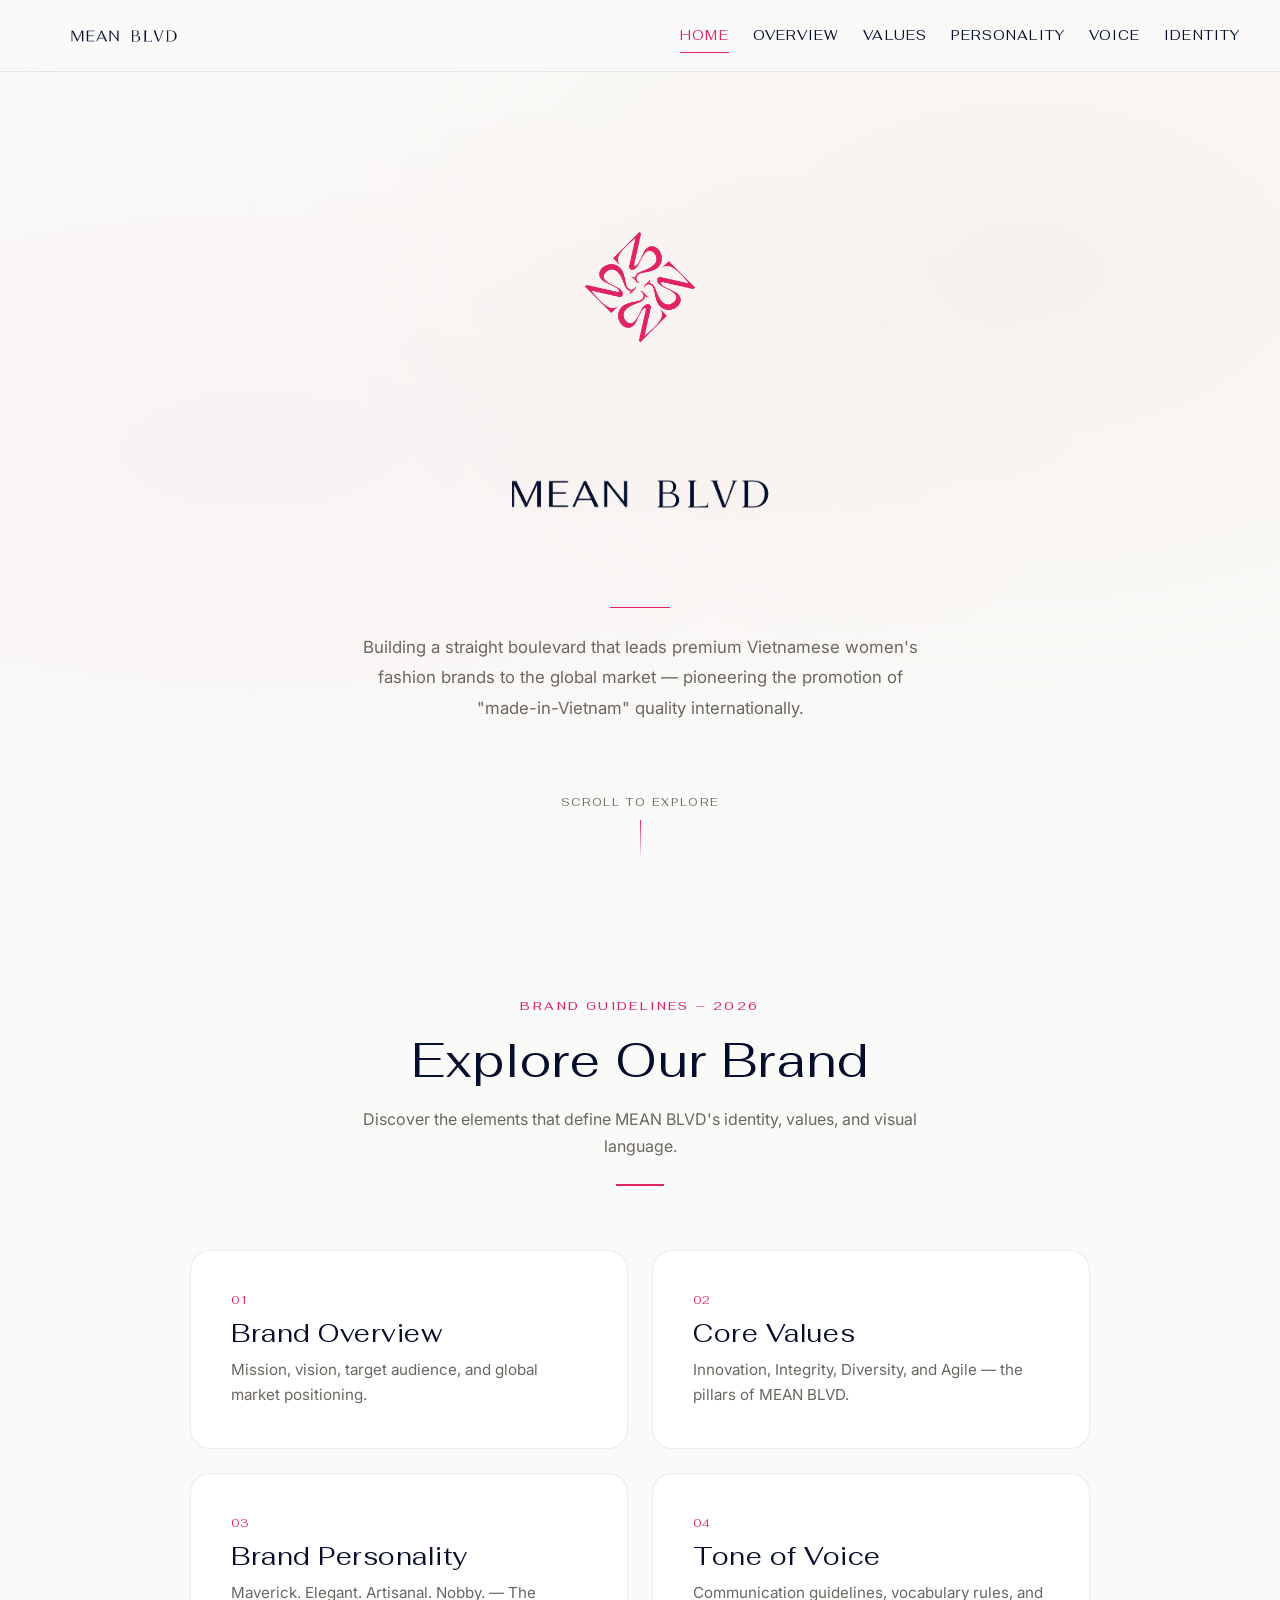
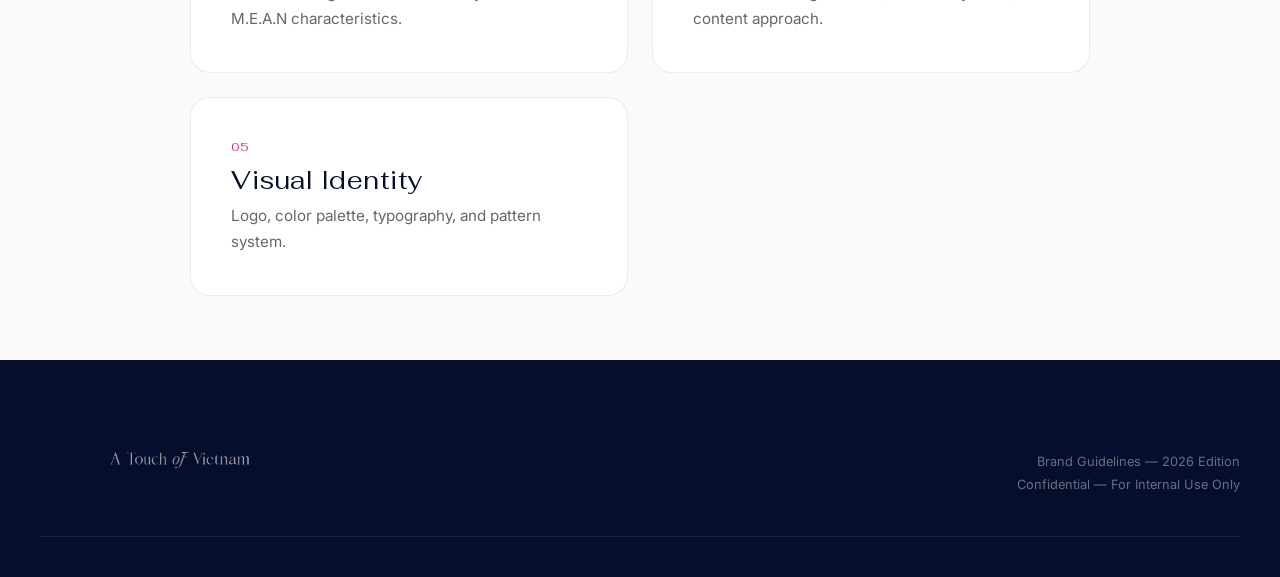
<file: index.html>
<!DOCTYPE html>
<html lang="en">
<head>
    <meta charset="UTF-8">
    <meta name="viewport" content="width=device-width, initial-scale=1.0">
    <title>MEAN BLVD — Brand Guidelines</title>
    <meta name="description" content="MEAN BLVD Brand Guidelines — Premium Vietnamese fashion platform. A Touch of Vietnam.">
    <link rel="preconnect" href="https://fonts.googleapis.com">
    <link rel="preconnect" href="https://fonts.gstatic.com" crossorigin>
    <link href="https://fonts.googleapis.com/css2?family=Fahkwang:ital,wght@0,200;0,300;0,400;0,500;0,600;0,700;1,200;1,300;1,400;1,500&family=Inter:wght@300;400;500;600;700&display=swap" rel="stylesheet">
    <link rel="stylesheet" href="style.css">
</head>
<body>

    <!-- Navigation -->
    <nav class="nav" id="mainNav">
        <a href="index.html" class="nav-logo">
            <img src="element/Logo Typo Blue.png" alt="MEAN BLVD">
        </a>
        <div class="nav-links">
            <a href="index.html" class="nav-link active">Home</a>
            <a href="overview.html" class="nav-link">Overview</a>
            <a href="values.html" class="nav-link">Values</a>
            <a href="personality.html" class="nav-link">Personality</a>
            <a href="voice.html" class="nav-link">Voice</a>
            <a href="identity.html" class="nav-link">Identity</a>
        </div>
        <button class="nav-menu-btn" id="menuBtn" aria-label="Toggle menu">
            <span></span><span></span><span></span>
        </button>
    </nav>

    <!-- Mobile Menu -->
    <div class="mobile-menu" id="mobileMenu">
        <a href="index.html" class="mobile-link active">Home</a>
        <a href="overview.html" class="mobile-link">Overview</a>
        <a href="values.html" class="mobile-link">Values</a>
        <a href="personality.html" class="mobile-link">Personality</a>
        <a href="voice.html" class="mobile-link">Voice</a>
        <a href="identity.html" class="mobile-link">Identity</a>
    </div>

    <!-- Hero Section -->
    <section class="hero" id="hero">
        <div class="hero-bg-pattern"></div>
        <img src="element/Symbol Pink.png" alt="MEAN BLVD Symbol" class="hero-symbol">
        <img src="element/Logo Typo Blue.png" alt="MEAN BLVD" class="hero-wordmark">
        <div class="hero-divider"></div>
        <p class="hero-description">
            Building a straight boulevard that leads premium Vietnamese women's fashion brands to the global market — pioneering the promotion of "made-in-Vietnam" quality internationally.
        </p>
        <div class="scroll-indicator">
            <span>Scroll to explore</span>
            <div class="scroll-line"></div>
        </div>
    </section>

    <!-- Quick Preview Section -->
    <section class="section" style="padding-bottom: var(--space-2xl);">
        <div class="section-header">
            <span class="section-number">Brand Guidelines — 2026</span>
            <h2 class="section-title">Explore Our Brand</h2>
            <p class="section-subtitle">Discover the elements that define MEAN BLVD's identity, values, and visual language.</p>
            <div class="section-line"></div>
        </div>

        <div class="content-grid" style="max-width: 900px;">
            <a href="overview.html" class="content-card reveal" style="text-decoration:none;">
                <div class="card-label">01</div>
                <h3>Brand Overview</h3>
                <p>Mission, vision, target audience, and global market positioning.</p>
            </a>
            <a href="values.html" class="content-card reveal" style="--delay:0.1s; text-decoration:none;">
                <div class="card-label">02</div>
                <h3>Core Values</h3>
                <p>Innovation, Integrity, Diversity, and Agile — the pillars of MEAN BLVD.</p>
            </a>
            <a href="personality.html" class="content-card reveal" style="--delay:0.2s; text-decoration:none;">
                <div class="card-label">03</div>
                <h3>Brand Personality</h3>
                <p>Maverick. Elegant. Artisanal. Nobby. — The M.E.A.N characteristics.</p>
            </a>
            <a href="voice.html" class="content-card reveal" style="--delay:0.3s; text-decoration:none;">
                <div class="card-label">04</div>
                <h3>Tone of Voice</h3>
                <p>Communication guidelines, vocabulary rules, and content approach.</p>
            </a>
            <a href="identity.html" class="content-card reveal" style="--delay:0.4s; text-decoration:none;">
                <div class="card-label">05</div>
                <h3>Visual Identity</h3>
                <p>Logo, color palette, typography, and pattern system.</p>
            </a>
        </div>
    </section>

    <!-- Footer -->
    <footer class="footer">
        <div class="footer-content">
            <div class="footer-brand">
                <img src="element/Tagline Off-White.png" alt="A Touch of Vietnam" class="footer-tagline-img">
            </div>
            <div class="footer-meta">
                <p>Brand Guidelines — 2026 Edition</p>
                <p>Confidential — For Internal Use Only</p>
            </div>
        </div>
        <div class="footer-line"></div>
    </footer>

    <script src="script.js"></script>
</body>
</html>
</file>
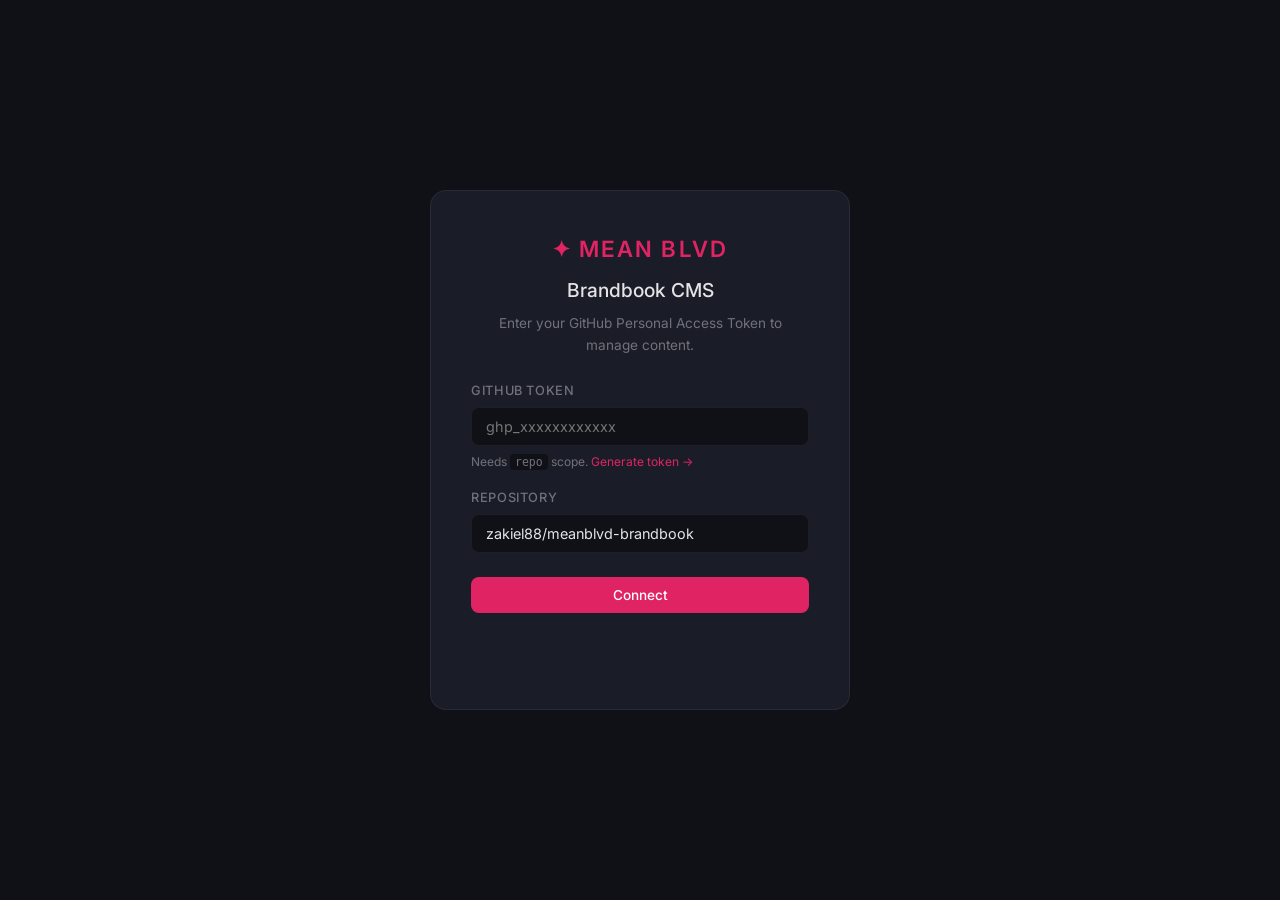
<file: admin.html>
<!DOCTYPE html>
<html lang="en">
<head>
    <meta charset="UTF-8">
    <meta name="viewport" content="width=device-width, initial-scale=1.0">
    <title>Admin — MEAN BLVD Brandbook</title>
    <link rel="preconnect" href="https://fonts.googleapis.com">
    <link rel="preconnect" href="https://fonts.gstatic.com" crossorigin>
    <link href="https://fonts.googleapis.com/css2?family=Inter:wght@300;400;500;600;700&display=swap" rel="stylesheet">
    <link rel="stylesheet" href="admin.css">
</head>
<body>

    <!-- Auth Overlay -->
    <div class="auth-overlay" id="authOverlay">
        <div class="auth-card">
            <div class="auth-logo">✦ MEAN BLVD</div>
            <h2>Brandbook CMS</h2>
            <p>Enter your GitHub Personal Access Token to manage content.</p>
            <div class="auth-field">
                <label for="ghToken">GitHub Token</label>
                <input type="password" id="ghToken" placeholder="ghp_xxxxxxxxxxxx">
                <small>Needs <code>repo</code> scope. <a href="https://github.com/settings/tokens/new?scopes=repo&description=MEAN+BLVD+Brandbook+CMS" target="_blank">Generate token →</a></small>
            </div>
            <div class="auth-field">
                <label for="ghRepo">Repository</label>
                <input type="text" id="ghRepo" value="zakiel88/meanblvd-brandbook" placeholder="owner/repo">
            </div>
            <button class="btn btn-primary" id="authBtn">Connect</button>
            <p class="auth-error" id="authError"></p>
        </div>
    </div>

    <!-- Main Admin -->
    <div class="admin" id="adminPanel" style="display:none;">
        <!-- Sidebar -->
        <aside class="sidebar">
            <div class="sidebar-header">
                <span class="sidebar-logo">✦ CMS</span>
                <button class="btn-icon" id="logoutBtn" title="Logout">⏻</button>
            </div>
            <nav class="sidebar-nav">
                <button class="sidebar-link active" data-page="home">Home</button>
                <button class="sidebar-link" data-page="overview">Overview</button>
                <button class="sidebar-link" data-page="values">Values</button>
                <button class="sidebar-link" data-page="personality">Personality</button>
                <button class="sidebar-link" data-page="voice">Voice</button>
                <button class="sidebar-link" data-page="identity">Identity</button>
                <hr>
                <button class="sidebar-link" data-page="site">Site Settings</button>
            </nav>
            <div class="sidebar-footer">
                <button class="btn btn-primary btn-save" id="saveBtn">
                    <span class="save-icon">💾</span> Save & Deploy
                </button>
                <p class="save-status" id="saveStatus"></p>
            </div>
        </aside>

        <!-- Content Area -->
        <main class="main">
            <header class="main-header">
                <h1 id="pageTitle">Home</h1>
                <a href="index.html" target="_blank" class="btn btn-outline">Preview Site →</a>
            </header>

            <div class="main-content" id="mainContent">
                <!-- Dynamically filled by admin.js -->
            </div>
        </main>
    </div>

    <script src="admin.js"></script>
</body>
</html>
</file>
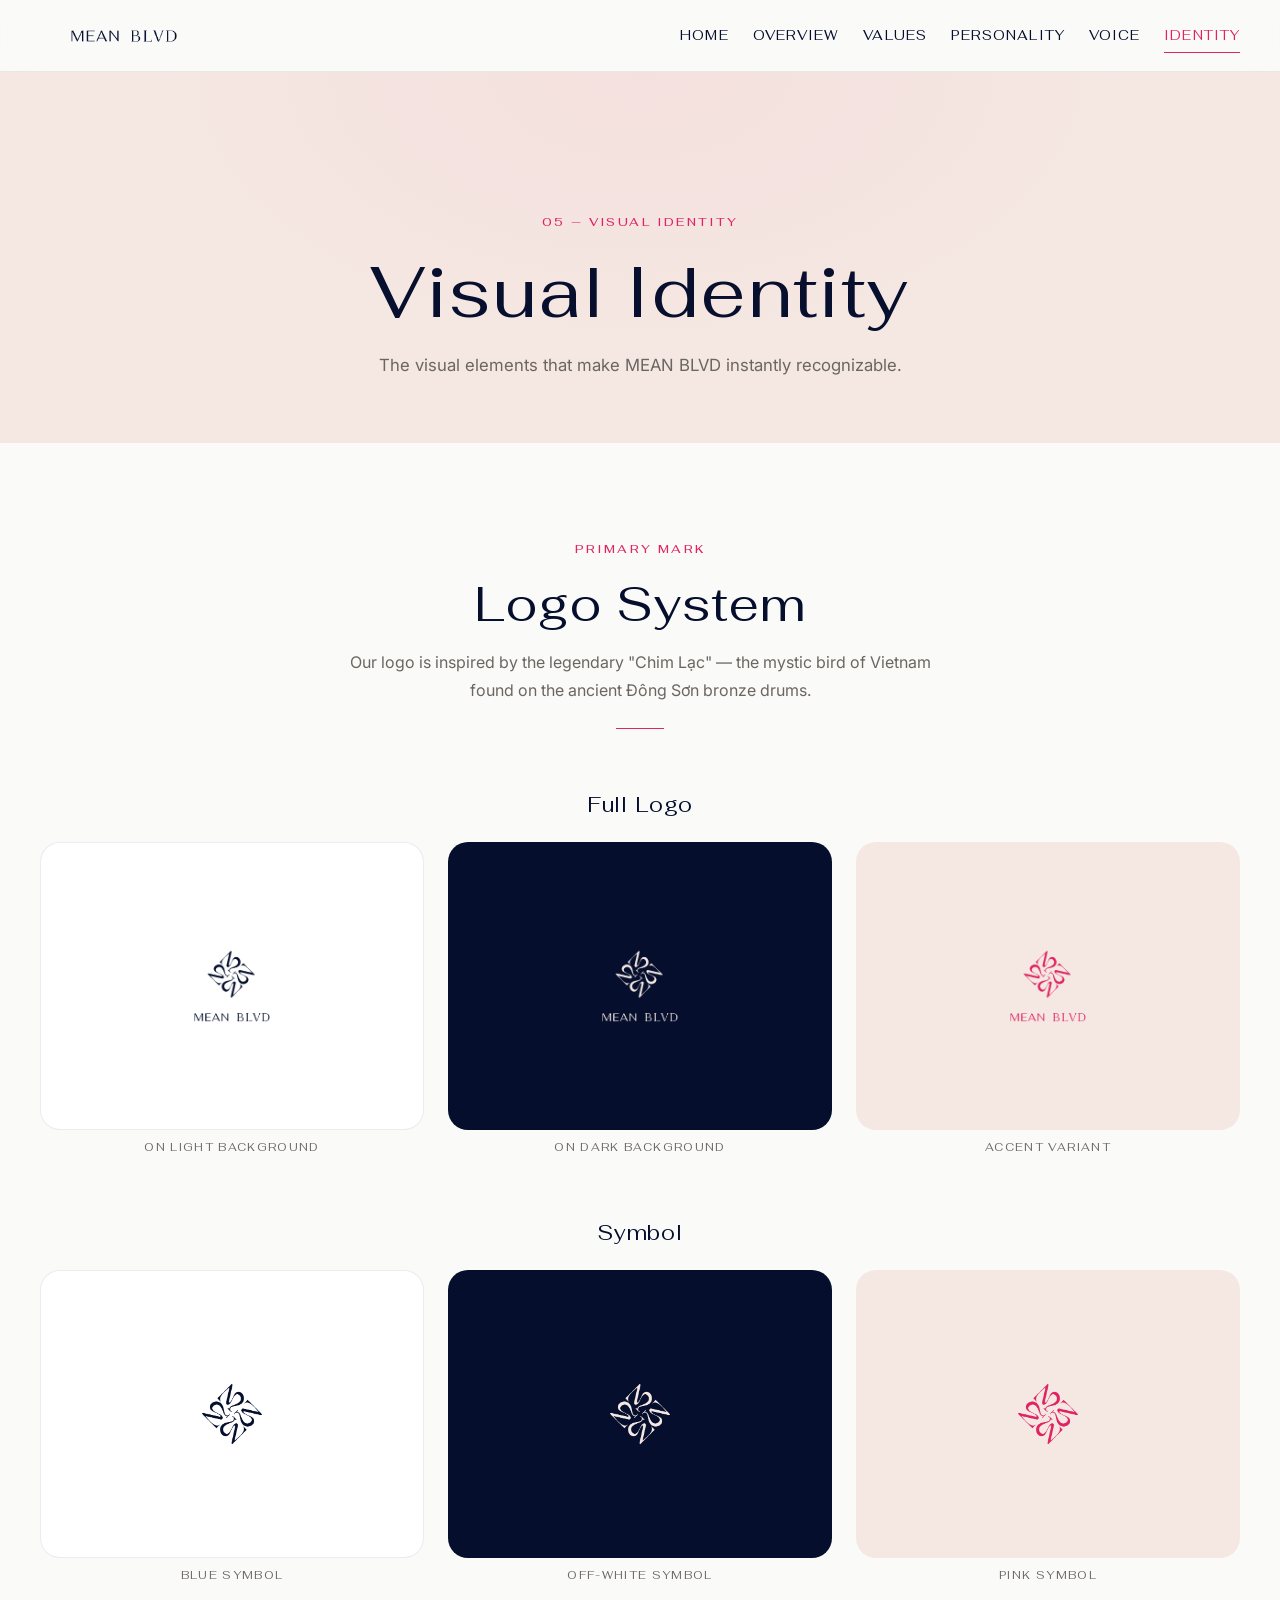
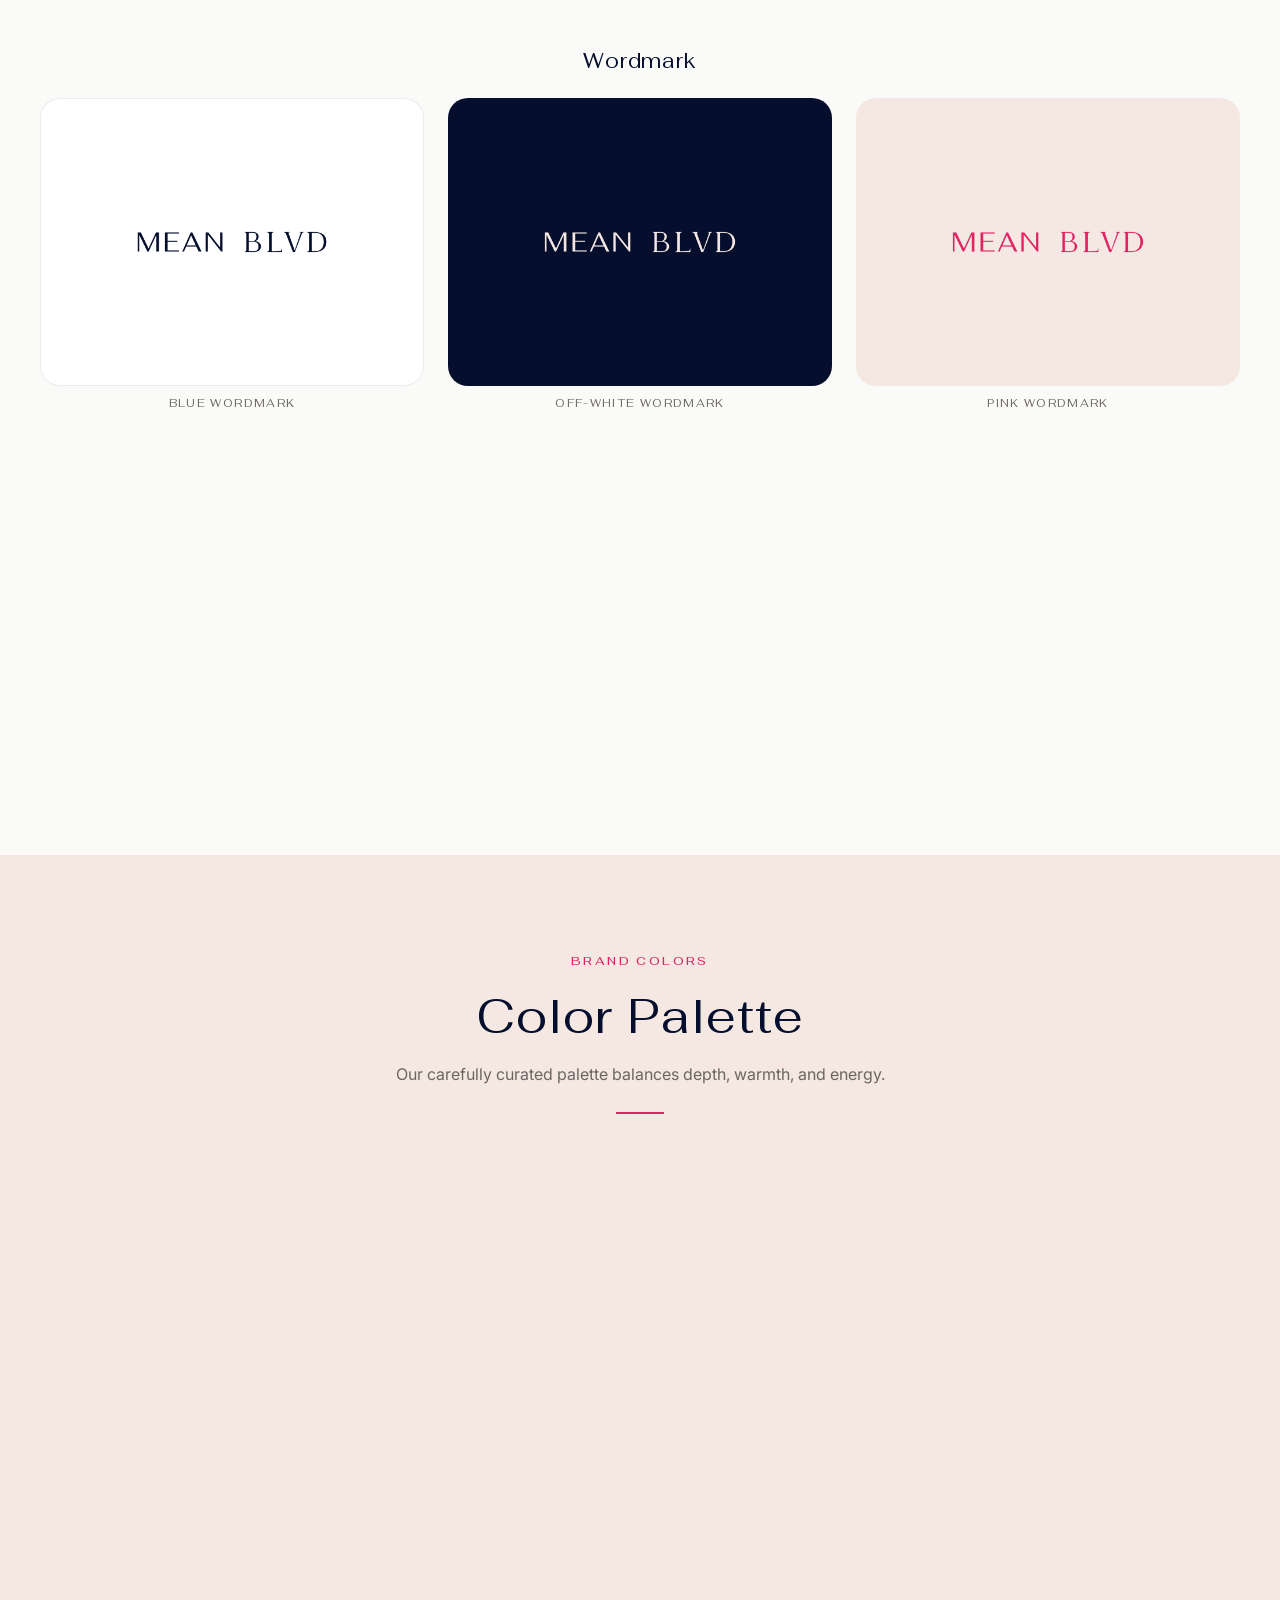
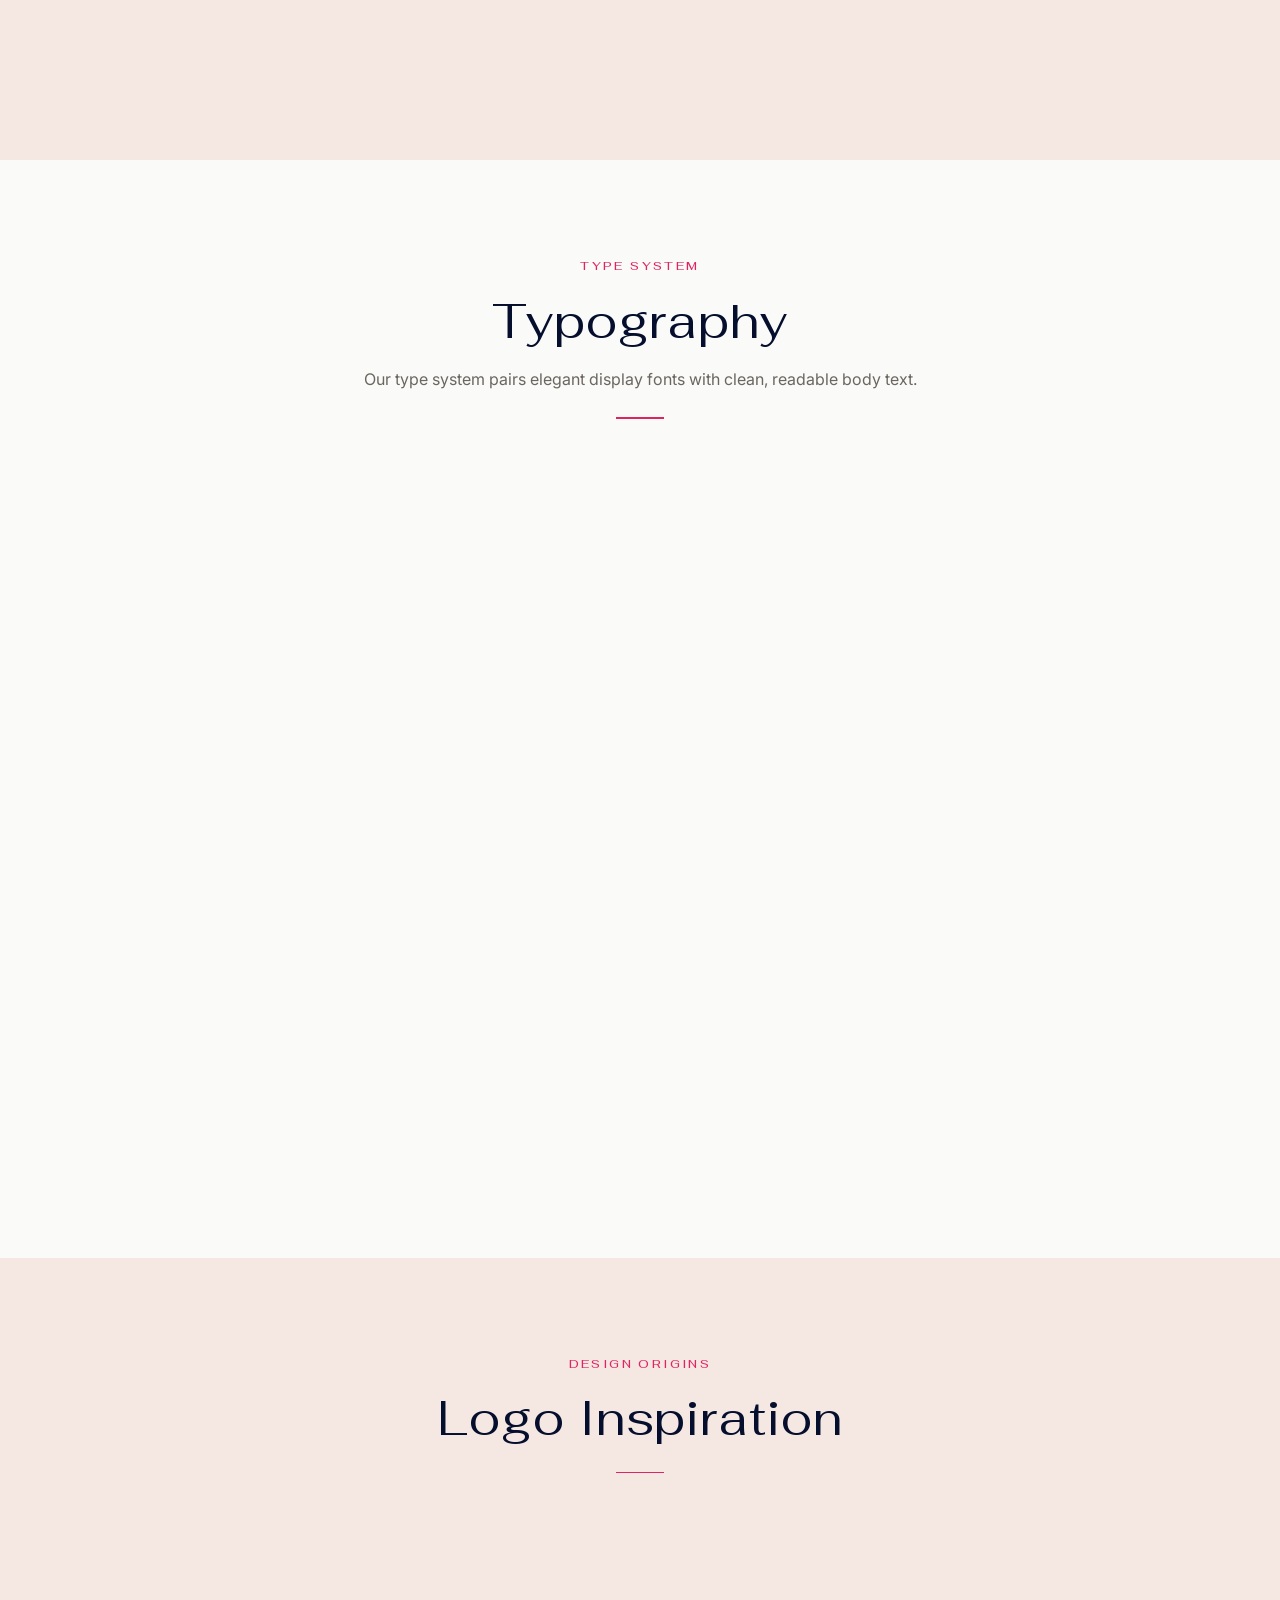
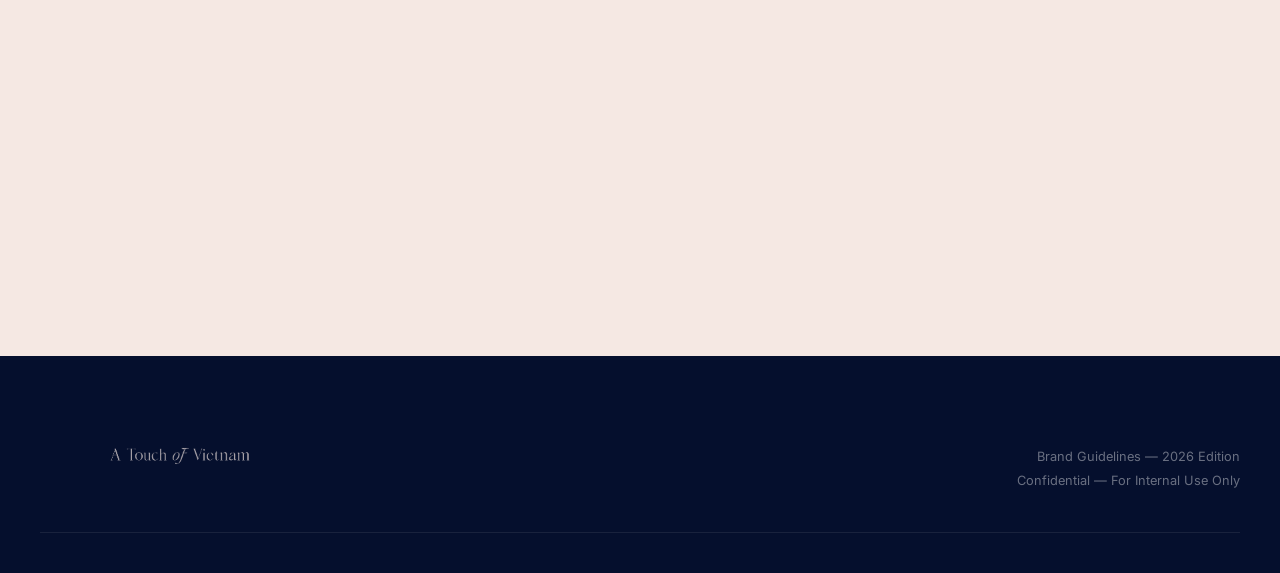
<file: identity.html>
<!DOCTYPE html>
<html lang="en">
<head>
    <meta charset="UTF-8">
    <meta name="viewport" content="width=device-width, initial-scale=1.0">
    <title>Visual Identity — MEAN BLVD</title>
    <meta name="description" content="MEAN BLVD Visual Identity — Logo, Color Palette, Typography, and Pattern System.">
    <link rel="preconnect" href="https://fonts.googleapis.com">
    <link rel="preconnect" href="https://fonts.gstatic.com" crossorigin>
    <link href="https://fonts.googleapis.com/css2?family=Fahkwang:ital,wght@0,200;0,300;0,400;0,500;0,600;0,700;1,200;1,300;1,400;1,500&family=Inter:wght@300;400;500;600;700&display=swap" rel="stylesheet">
    <link rel="stylesheet" href="style.css">
</head>
<body class="page">

    <!-- Navigation -->
    <nav class="nav" id="mainNav">
        <a href="index.html" class="nav-logo"><img src="element/Logo Typo Blue.png" alt="MEAN BLVD"></a>
        <div class="nav-links">
            <a href="index.html" class="nav-link">Home</a>
            <a href="overview.html" class="nav-link">Overview</a>
            <a href="values.html" class="nav-link">Values</a>
            <a href="personality.html" class="nav-link">Personality</a>
            <a href="voice.html" class="nav-link">Voice</a>
            <a href="identity.html" class="nav-link active">Identity</a>
        </div>
        <button class="nav-menu-btn" id="menuBtn" aria-label="Toggle menu"><span></span><span></span><span></span></button>
    </nav>
    <div class="mobile-menu" id="mobileMenu">
        <a href="index.html" class="mobile-link">Home</a>
        <a href="overview.html" class="mobile-link">Overview</a>
        <a href="values.html" class="mobile-link">Values</a>
        <a href="personality.html" class="mobile-link">Personality</a>
        <a href="voice.html" class="mobile-link">Voice</a>
        <a href="identity.html" class="mobile-link active">Identity</a>
    </div>

    <!-- Page Hero -->
    <div class="page-hero">
        <span class="section-number">05 — Visual Identity</span>
        <h1>Visual Identity</h1>
        <p>The visual elements that make MEAN BLVD instantly recognizable.</p>
    </div>

    <!-- Logo Showcase -->
    <section class="section">
        <div class="section-header">
            <span class="section-number">Primary Mark</span>
            <h2 class="section-title">Logo System</h2>
            <p class="section-subtitle">Our logo is inspired by the legendary "Chim Lạc" — the mystic bird of Vietnam found on the ancient Đông Sơn bronze drums.</p>
            <div class="section-line"></div>
        </div>

        <div class="identity-content">
            <!-- Full Logos -->
            <h3 class="sub-heading text-center reveal" style="margin-bottom: var(--space-lg);">Full Logo</h3>
            <div class="logo-showcase reveal">
                <div>
                    <div class="logo-display logo-display--light">
                        <img src="element/Logo Full Blue.png" alt="MEAN BLVD Full Logo — Blue">
                    </div>
                    <p class="logo-display-label">On Light Background</p>
                </div>
                <div>
                    <div class="logo-display logo-display--dark">
                        <img src="element/Logo Full Off-white.png" alt="MEAN BLVD Full Logo — Off-white">
                    </div>
                    <p class="logo-display-label">On Dark Background</p>
                </div>
                <div>
                    <div class="logo-display logo-display--warm">
                        <img src="element/Logo Full Pink.png" alt="MEAN BLVD Full Logo — Pink">
                    </div>
                    <p class="logo-display-label">Accent Variant</p>
                </div>
            </div>

            <!-- Symbol Only -->
            <h3 class="sub-heading text-center reveal" style="margin: var(--space-2xl) 0 var(--space-lg);">Symbol</h3>
            <div class="logo-showcase reveal">
                <div>
                    <div class="logo-display logo-display--light">
                        <img src="element/Symbol Blue.png" alt="MEAN BLVD Symbol — Blue">
                    </div>
                    <p class="logo-display-label">Blue Symbol</p>
                </div>
                <div>
                    <div class="logo-display logo-display--dark">
                        <img src="element/Symbol Off-White.png" alt="MEAN BLVD Symbol — Off-white">
                    </div>
                    <p class="logo-display-label">Off-white Symbol</p>
                </div>
                <div>
                    <div class="logo-display logo-display--warm">
                        <img src="element/Symbol Pink.png" alt="MEAN BLVD Symbol — Pink">
                    </div>
                    <p class="logo-display-label">Pink Symbol</p>
                </div>
            </div>

            <!-- Wordmark -->
            <h3 class="sub-heading text-center reveal" style="margin: var(--space-2xl) 0 var(--space-lg);">Wordmark</h3>
            <div class="logo-showcase reveal">
                <div>
                    <div class="logo-display logo-display--light">
                        <img src="element/Logo Typo Blue.png" alt="MEAN BLVD Wordmark — Blue">
                    </div>
                    <p class="logo-display-label">Blue Wordmark</p>
                </div>
                <div>
                    <div class="logo-display logo-display--dark">
                        <img src="element/Logo Typo Off-White.png" alt="MEAN BLVD Wordmark — Off-white">
                    </div>
                    <p class="logo-display-label">Off-white Wordmark</p>
                </div>
                <div>
                    <div class="logo-display logo-display--warm">
                        <img src="element/Logo Typo Pink.png" alt="MEAN BLVD Wordmark — Pink">
                    </div>
                    <p class="logo-display-label">Pink Wordmark</p>
                </div>
            </div>

            <!-- Tagline Versions -->
            <h3 class="sub-heading text-center reveal" style="margin: var(--space-2xl) 0 var(--space-lg);">Tagline</h3>
            <div class="logo-showcase reveal">
                <div>
                    <div class="logo-display logo-display--light" style="aspect-ratio: 16/5;">
                        <img src="element/Tagline Blue.png" alt="Tagline — Blue" style="max-height: 60px;">
                    </div>
                    <p class="logo-display-label">Blue Tagline</p>
                </div>
                <div>
                    <div class="logo-display logo-display--dark" style="aspect-ratio: 16/5;">
                        <img src="element/Tagline Off-White.png" alt="Tagline — Off-white" style="max-height: 60px;">
                    </div>
                    <p class="logo-display-label">Off-white Tagline</p>
                </div>
                <div>
                    <div class="logo-display logo-display--pink" style="aspect-ratio: 16/5;">
                        <img src="element/Tagline Off-White.png" alt="Tagline — On Pink" style="max-height: 60px;">
                    </div>
                    <p class="logo-display-label">On Pink Background</p>
                </div>
            </div>
        </div>
    </section>

    <!-- Color Palette -->
    <section class="section section--warm">
        <div class="section-header">
            <span class="section-number">Brand Colors</span>
            <h2 class="section-title">Color Palette</h2>
            <p class="section-subtitle">Our carefully curated palette balances depth, warmth, and energy.</p>
            <div class="section-line"></div>
        </div>

        <div class="color-grid reveal">
            <div class="color-swatch">
                <div class="color-swatch__preview" style="background: #050f2d;"></div>
                <div class="color-swatch__info">
                    <div class="color-swatch__name">MEAN Deep Blue</div>
                    <div class="color-swatch__hex">#050f2d</div>
                </div>
            </div>
            <div class="color-swatch">
                <div class="color-swatch__preview" style="background: #e02463;"></div>
                <div class="color-swatch__info">
                    <div class="color-swatch__name">MEAN Pink</div>
                    <div class="color-swatch__hex">#e02463</div>
                </div>
            </div>
            <div class="color-swatch">
                <div class="color-swatch__preview" style="background: #f5e8e3;"></div>
                <div class="color-swatch__info">
                    <div class="color-swatch__name">MEAN Rose Powder</div>
                    <div class="color-swatch__hex">#f5e8e3</div>
                </div>
            </div>
            <div class="color-swatch">
                <div class="color-swatch__preview" style="background: #ffffff; border-bottom: 1px solid rgba(5,15,45,0.08);"></div>
                <div class="color-swatch__info">
                    <div class="color-swatch__name">White</div>
                    <div class="color-swatch__hex">#ffffff</div>
                </div>
            </div>
        </div>

        <!-- Color Usage -->
        <div class="content-grid reveal" style="margin-top: var(--space-2xl);">
            <div class="content-card">
                <h3 style="color: #050f2d;">Deep Blue</h3>
                <p>Primary text color, headings, footer backgrounds. The foundation of our visual hierarchy.</p>
            </div>
            <div class="content-card">
                <h3 style="color: #e02463;">MEAN Pink</h3>
                <p>Accent color for CTAs, highlights, and key UI elements. <strong>Use sparingly</strong> to maintain impact.</p>
            </div>
            <div class="content-card">
                <h3>Rose Powder</h3>
                <p>Warm section backgrounds, card surfaces, and subtle differentiators. Creates depth without heaviness.</p>
            </div>
        </div>
    </section>

    <!-- Typography -->
    <section class="section">
        <div class="section-header">
            <span class="section-number">Type System</span>
            <h2 class="section-title">Typography</h2>
            <p class="section-subtitle">Our type system pairs elegant display fonts with clean, readable body text.</p>
            <div class="section-line"></div>
        </div>

        <div class="type-specimens reveal">
            <div class="type-specimen">
                <div class="type-specimen__label">Display Font — Fahkwang</div>
                <div class="type-specimen__sample type-specimen__sample--display">
                    MEAN BLVD — A Touch of Vietnam
                </div>
                <div class="type-specimen__meta">
                    Fahkwang Light / Regular / Medium — Used for headings, navigation, hero text, and brand statements.
                </div>
            </div>

            <div class="type-specimen">
                <div class="type-specimen__label">Body Font — Inter</div>
                <div class="type-specimen__sample type-specimen__sample--body">
                    Building a straight boulevard that leads premium Vietnamese women's fashion brands to the global market.
                </div>
                <div class="type-specimen__meta">
                    Inter Regular / Medium — Used for body text, descriptions, and secondary content.
                </div>
            </div>

            <div class="type-specimen">
                <div class="type-specimen__label">Brand Font — Realife Moment (Custom)</div>
                <div class="type-specimen__sample" style="font-style: italic; letter-spacing: 0.03em;">
                    A Touch of Vietnam — MEAN BLVD
                </div>
                <div class="type-specimen__meta">
                    Used in the official logo and tagline lockup. Not for general text use — reserved for brand mark applications only.
                </div>
            </div>
        </div>
    </section>

    <!-- Logo Inspiration -->
    <section class="section section--warm">
        <div class="section-header">
            <span class="section-number">Design Origins</span>
            <h2 class="section-title">Logo Inspiration</h2>
            <div class="section-line"></div>
        </div>

        <div class="identity-info reveal" style="text-align: center;">
            <p>Our logo draws from the legendary <strong>Chim Lạc</strong> — the mystic bird of Vietnam — found on the ancient <strong>Đông Sơn bronze drums</strong>. These artifacts represent thousands of years of Vietnamese civilization and artistry.</p>

            <div class="identity-detail" style="margin-top: var(--space-xl); text-align: left;">
                <h4>Symbolism</h4>
                <p>The geometric symbol represents the letters M-E-A-N interwoven in a balanced diamond form. It symbolizes a "boulevard" path opening from Vietnam to the four directions of the world — reflecting both craftsmanship and cultural identity through modern interpretation of ancient motifs.</p>
            </div>

            <div class="identity-elements" style="justify-content: center; margin-top: var(--space-lg);">
                <div class="element-tag">
                    <svg viewBox="0 0 24 24" fill="none" width="18" height="18"><path d="M12 2C6 12 6 18 12 22C18 18 18 12 12 2Z" stroke="currentColor" stroke-width="1.5"/></svg>
                    Chim Lạc
                </div>
                <div class="element-tag">
                    <svg viewBox="0 0 24 24" fill="none" width="18" height="18"><path d="M12 2L22 12L12 22L2 12L12 2Z" stroke="currentColor" stroke-width="1.5"/></svg>
                    Diamond Patterns
                </div>
                <div class="element-tag">
                    <svg viewBox="0 0 24 24" fill="none" width="18" height="18"><circle cx="12" cy="12" r="10" stroke="currentColor" stroke-width="1.5"/><path d="M12 2V22M2 12H22" stroke="currentColor" stroke-width="1.5"/></svg>
                    Đông Sơn Drums
                </div>
                <div class="element-tag">
                    <svg viewBox="0 0 24 24" fill="none" width="18" height="18"><path d="M4 12H20M8 8L4 12L8 16M16 8L20 12L16 16" stroke="currentColor" stroke-width="1.5"/></svg>
                    Four Directions
                </div>
            </div>
        </div>
    </section>

    <!-- Footer -->
    <footer class="footer">
        <div class="footer-content">
            <div class="footer-brand">
                <img src="element/Tagline Off-White.png" alt="A Touch of Vietnam" class="footer-tagline-img">
            </div>
            <div class="footer-meta">
                <p>Brand Guidelines — 2026 Edition</p>
                <p>Confidential — For Internal Use Only</p>
            </div>
        </div>
        <div class="footer-line"></div>
    </footer>

    <script src="script.js"></script>
</body>
</html>
</file>
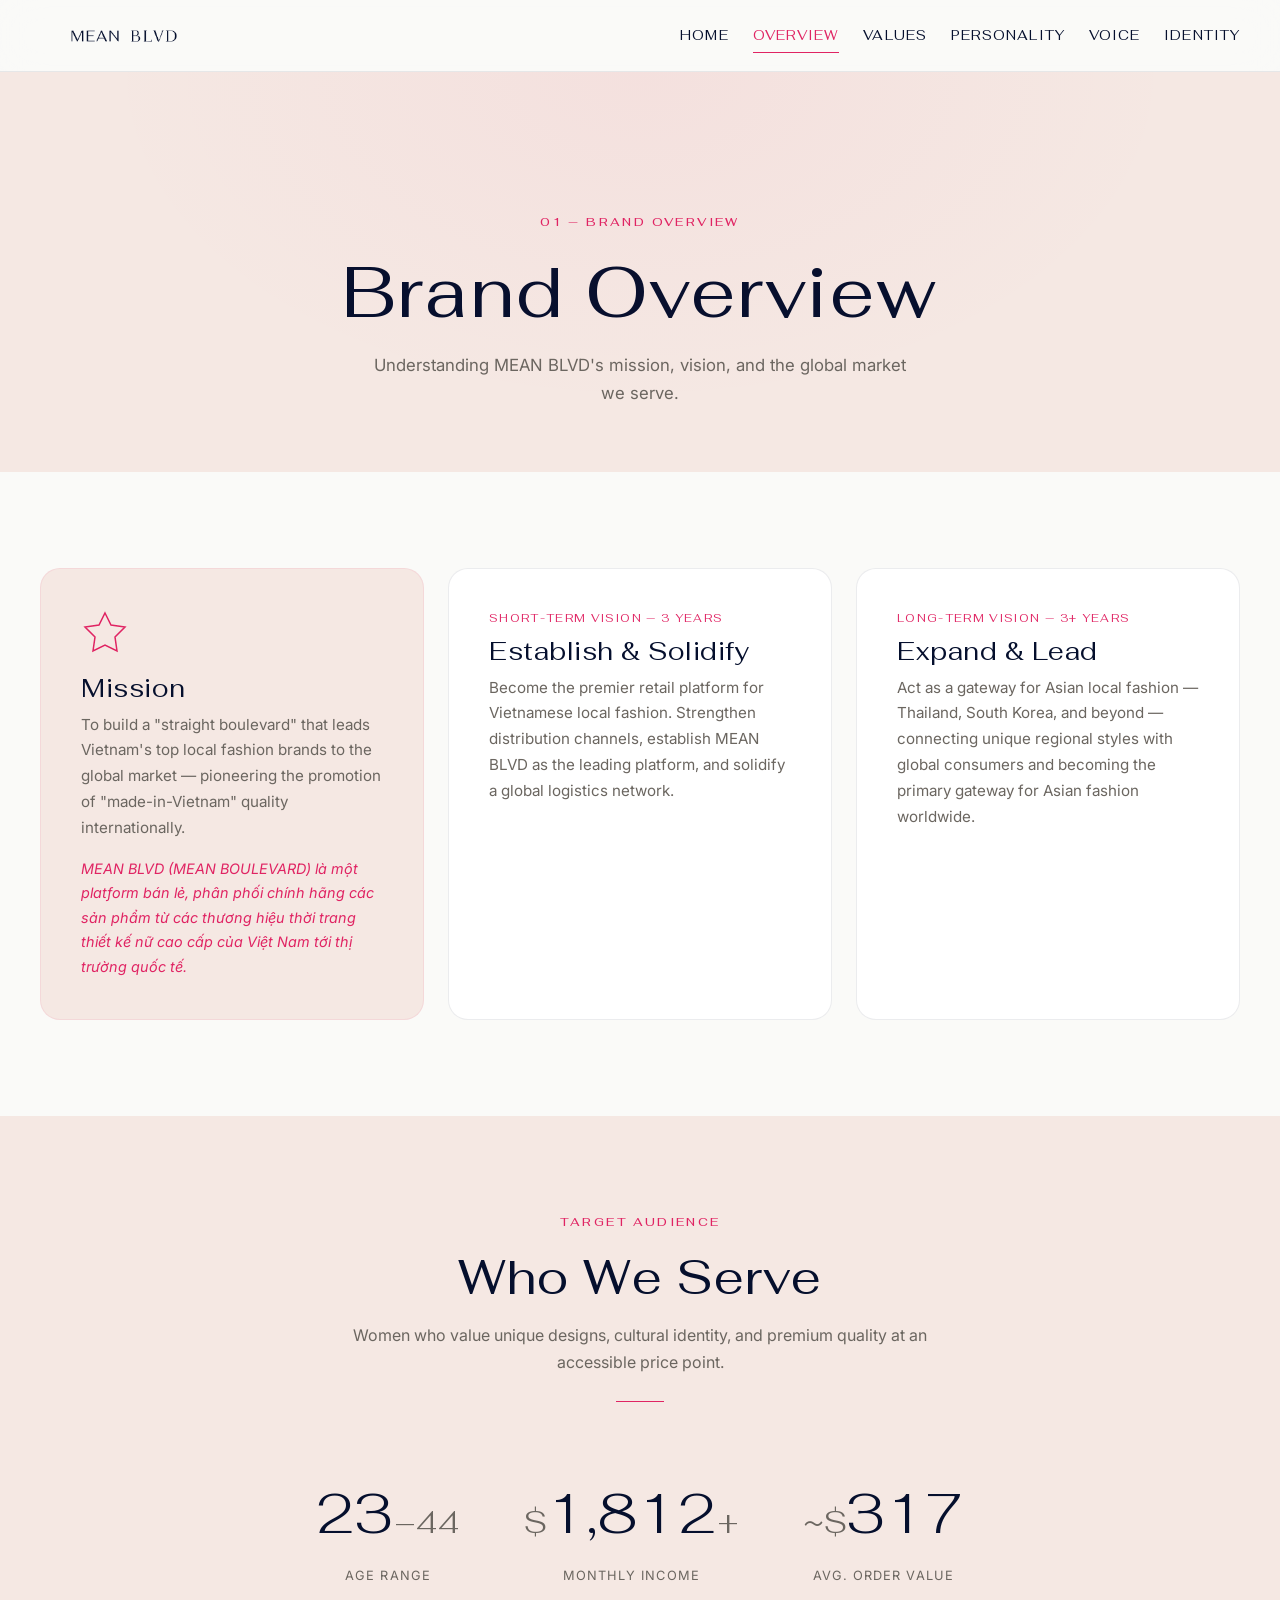
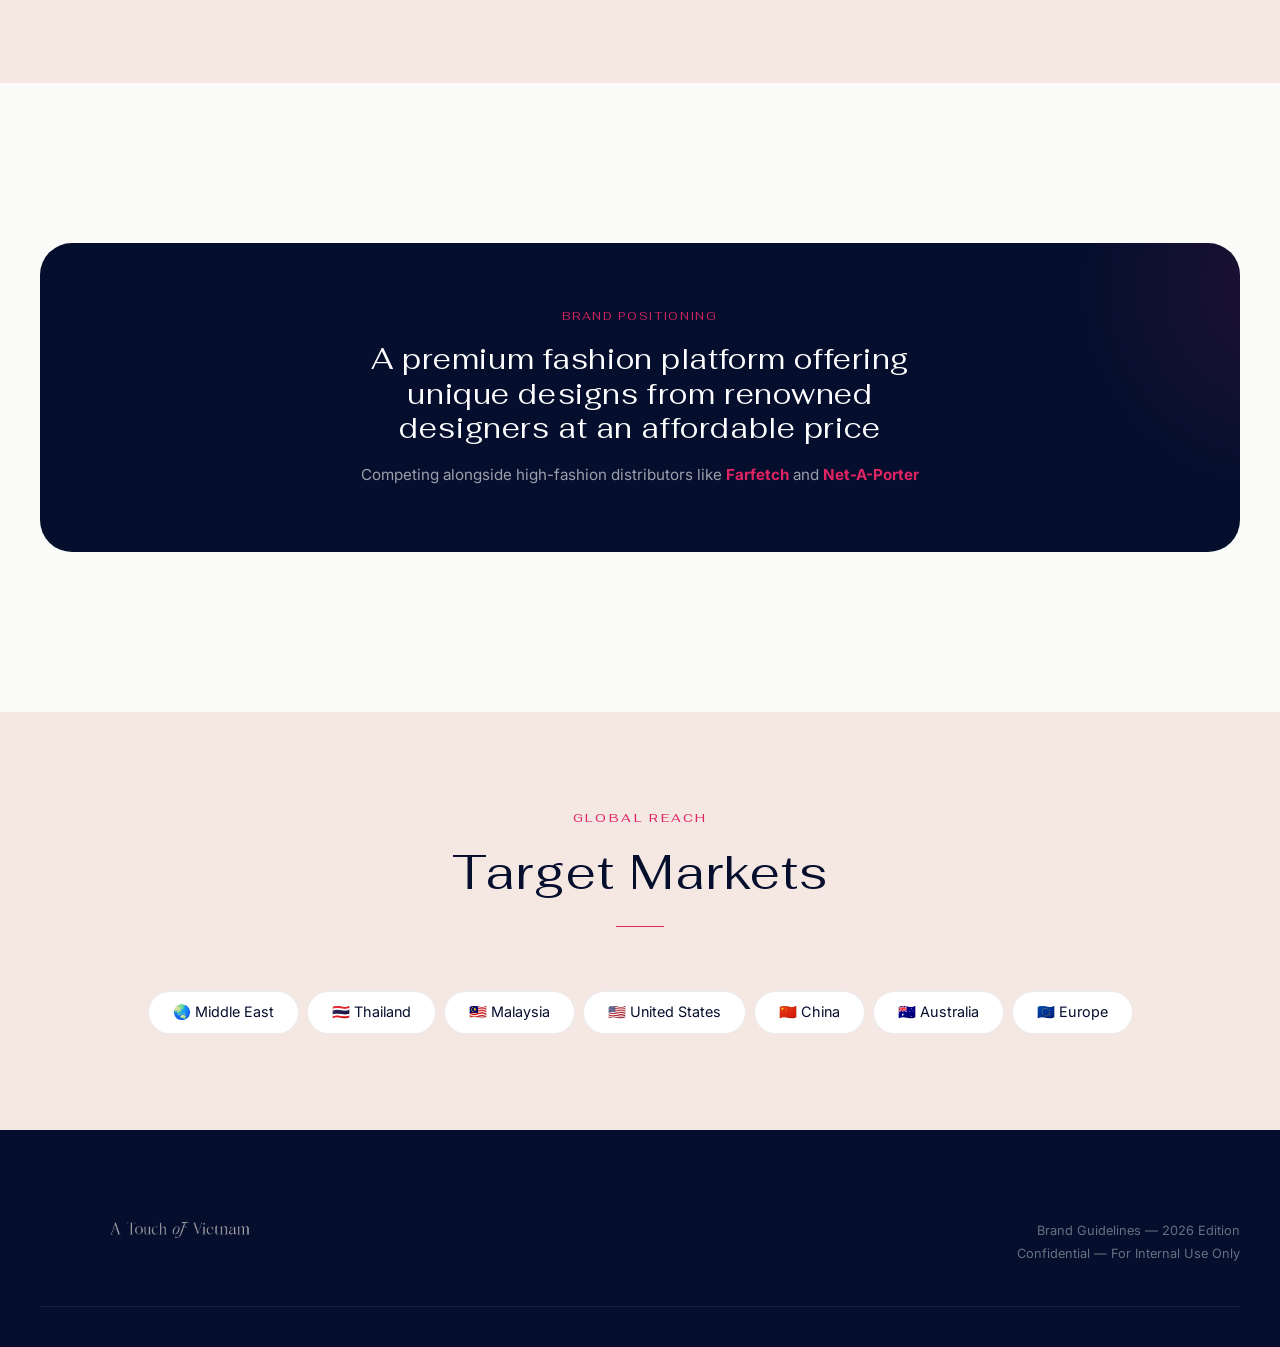
<file: overview.html>
<!DOCTYPE html>
<html lang="en">
<head>
    <meta charset="UTF-8">
    <meta name="viewport" content="width=device-width, initial-scale=1.0">
    <title>Brand Overview — MEAN BLVD</title>
    <meta name="description" content="MEAN BLVD Brand Overview — Mission, Vision, Target Audience, and Global Market Positioning.">
    <link rel="preconnect" href="https://fonts.googleapis.com">
    <link rel="preconnect" href="https://fonts.gstatic.com" crossorigin>
    <link href="https://fonts.googleapis.com/css2?family=Fahkwang:ital,wght@0,200;0,300;0,400;0,500;0,600;0,700;1,200;1,300;1,400;1,500&family=Inter:wght@300;400;500;600;700&display=swap" rel="stylesheet">
    <link rel="stylesheet" href="style.css">
</head>
<body class="page">

    <!-- Navigation -->
    <nav class="nav" id="mainNav">
        <a href="index.html" class="nav-logo"><img src="element/Logo Typo Blue.png" alt="MEAN BLVD"></a>
        <div class="nav-links">
            <a href="index.html" class="nav-link">Home</a>
            <a href="overview.html" class="nav-link active">Overview</a>
            <a href="values.html" class="nav-link">Values</a>
            <a href="personality.html" class="nav-link">Personality</a>
            <a href="voice.html" class="nav-link">Voice</a>
            <a href="identity.html" class="nav-link">Identity</a>
        </div>
        <button class="nav-menu-btn" id="menuBtn" aria-label="Toggle menu"><span></span><span></span><span></span></button>
    </nav>
    <div class="mobile-menu" id="mobileMenu">
        <a href="index.html" class="mobile-link">Home</a>
        <a href="overview.html" class="mobile-link active">Overview</a>
        <a href="values.html" class="mobile-link">Values</a>
        <a href="personality.html" class="mobile-link">Personality</a>
        <a href="voice.html" class="mobile-link">Voice</a>
        <a href="identity.html" class="mobile-link">Identity</a>
    </div>

    <!-- Page Hero -->
    <div class="page-hero">
        <span class="section-number">01 — Brand Overview</span>
        <h1>Brand Overview</h1>
        <p>Understanding MEAN BLVD's mission, vision, and the global market we serve.</p>
    </div>

    <!-- Mission & Vision -->
    <section class="section">
        <div class="content-grid">
            <div class="content-card mission-card reveal">
                <div class="card-icon">
                    <svg viewBox="0 0 48 48" fill="none"><path d="M24 4L30 16L44 18L34 28L36 42L24 36L12 42L14 28L4 18L18 16L24 4Z" stroke="currentColor" stroke-width="1.5" fill="none"/></svg>
                </div>
                <h3>Mission</h3>
                <p>To build a "straight boulevard" that leads Vietnam's top local fashion brands to the global market — pioneering the promotion of "made-in-Vietnam" quality internationally.</p>
                <p style="margin-top: var(--space-md); font-style: italic; color: var(--color-accent); font-size: 0.9rem;">
                    MEAN BLVD (MEAN BOULEVARD) là một platform bán lẻ, phân phối chính hãng các sản phẩm từ các thương hiệu thời trang thiết kế nữ cao cấp của Việt Nam tới thị trường quốc tế.
                </p>
            </div>

            <div class="content-card reveal" style="--delay: 0.1s">
                <div class="card-label">Short-term Vision — 3 Years</div>
                <h3>Establish & Solidify</h3>
                <p>Become the premier retail platform for Vietnamese local fashion. Strengthen distribution channels, establish MEAN BLVD as the leading platform, and solidify a global logistics network.</p>
            </div>

            <div class="content-card reveal" style="--delay: 0.2s">
                <div class="card-label">Long-term Vision — 3+ Years</div>
                <h3>Expand & Lead</h3>
                <p>Act as a gateway for Asian local fashion — Thailand, South Korea, and beyond — connecting unique regional styles with global consumers and becoming the primary gateway for Asian fashion worldwide.</p>
            </div>
        </div>
    </section>

    <!-- Target Audience -->
    <section class="section section--warm">
        <div class="section-header">
            <span class="section-number">Target Audience</span>
            <h2 class="section-title">Who We Serve</h2>
            <p class="section-subtitle">Women who value unique designs, cultural identity, and premium quality at an accessible price point.</p>
            <div class="section-line"></div>
        </div>

        <div class="stats-grid reveal">
            <div class="stat-item">
                <span class="stat-number" data-target="25">0</span><span class="stat-suffix">–44</span>
                <span class="stat-label">Age Range</span>
            </div>
            <div class="stat-item">
                <span class="stat-prefix">$</span><span class="stat-number" data-target="2000">0</span><span class="stat-suffix">+</span>
                <span class="stat-label">Monthly Income</span>
            </div>
            <div class="stat-item">
                <span class="stat-prefix">~$</span><span class="stat-number" data-target="350">0</span>
                <span class="stat-label">Avg. Order Value</span>
            </div>
        </div>
    </section>

    <!-- Brand Positioning -->
    <section class="section">
        <div class="positioning-banner reveal">
            <div class="positioning-content">
                <span class="positioning-label">Brand Positioning</span>
                <h3>A premium fashion platform offering unique designs from renowned designers at an affordable price</h3>
                <p>Competing alongside high-fashion distributors like <strong>Farfetch</strong> and <strong>Net-A-Porter</strong></p>
            </div>
        </div>
    </section>

    <!-- Global Markets -->
    <section class="section section--warm">
        <div class="section-header">
            <span class="section-number">Global Reach</span>
            <h2 class="section-title">Target Markets</h2>
            <div class="section-line"></div>
        </div>

        <div class="markets-grid reveal">
            <div class="market-tag">🌏 Middle East</div>
            <div class="market-tag">🇹🇭 Thailand</div>
            <div class="market-tag">🇲🇾 Malaysia</div>
            <div class="market-tag">🇺🇸 United States</div>
            <div class="market-tag">🇨🇳 China</div>
            <div class="market-tag">🇦🇺 Australia</div>
            <div class="market-tag">🇪🇺 Europe</div>
        </div>
    </section>

    <!-- Footer -->
    <footer class="footer">
        <div class="footer-content">
            <div class="footer-brand">
                <img src="element/Tagline Off-White.png" alt="A Touch of Vietnam" class="footer-tagline-img">
            </div>
            <div class="footer-meta">
                <p>Brand Guidelines — 2026 Edition</p>
                <p>Confidential — For Internal Use Only</p>
            </div>
        </div>
        <div class="footer-line"></div>
    </footer>

    <script src="script.js"></script>
</body>
</html>
</file>
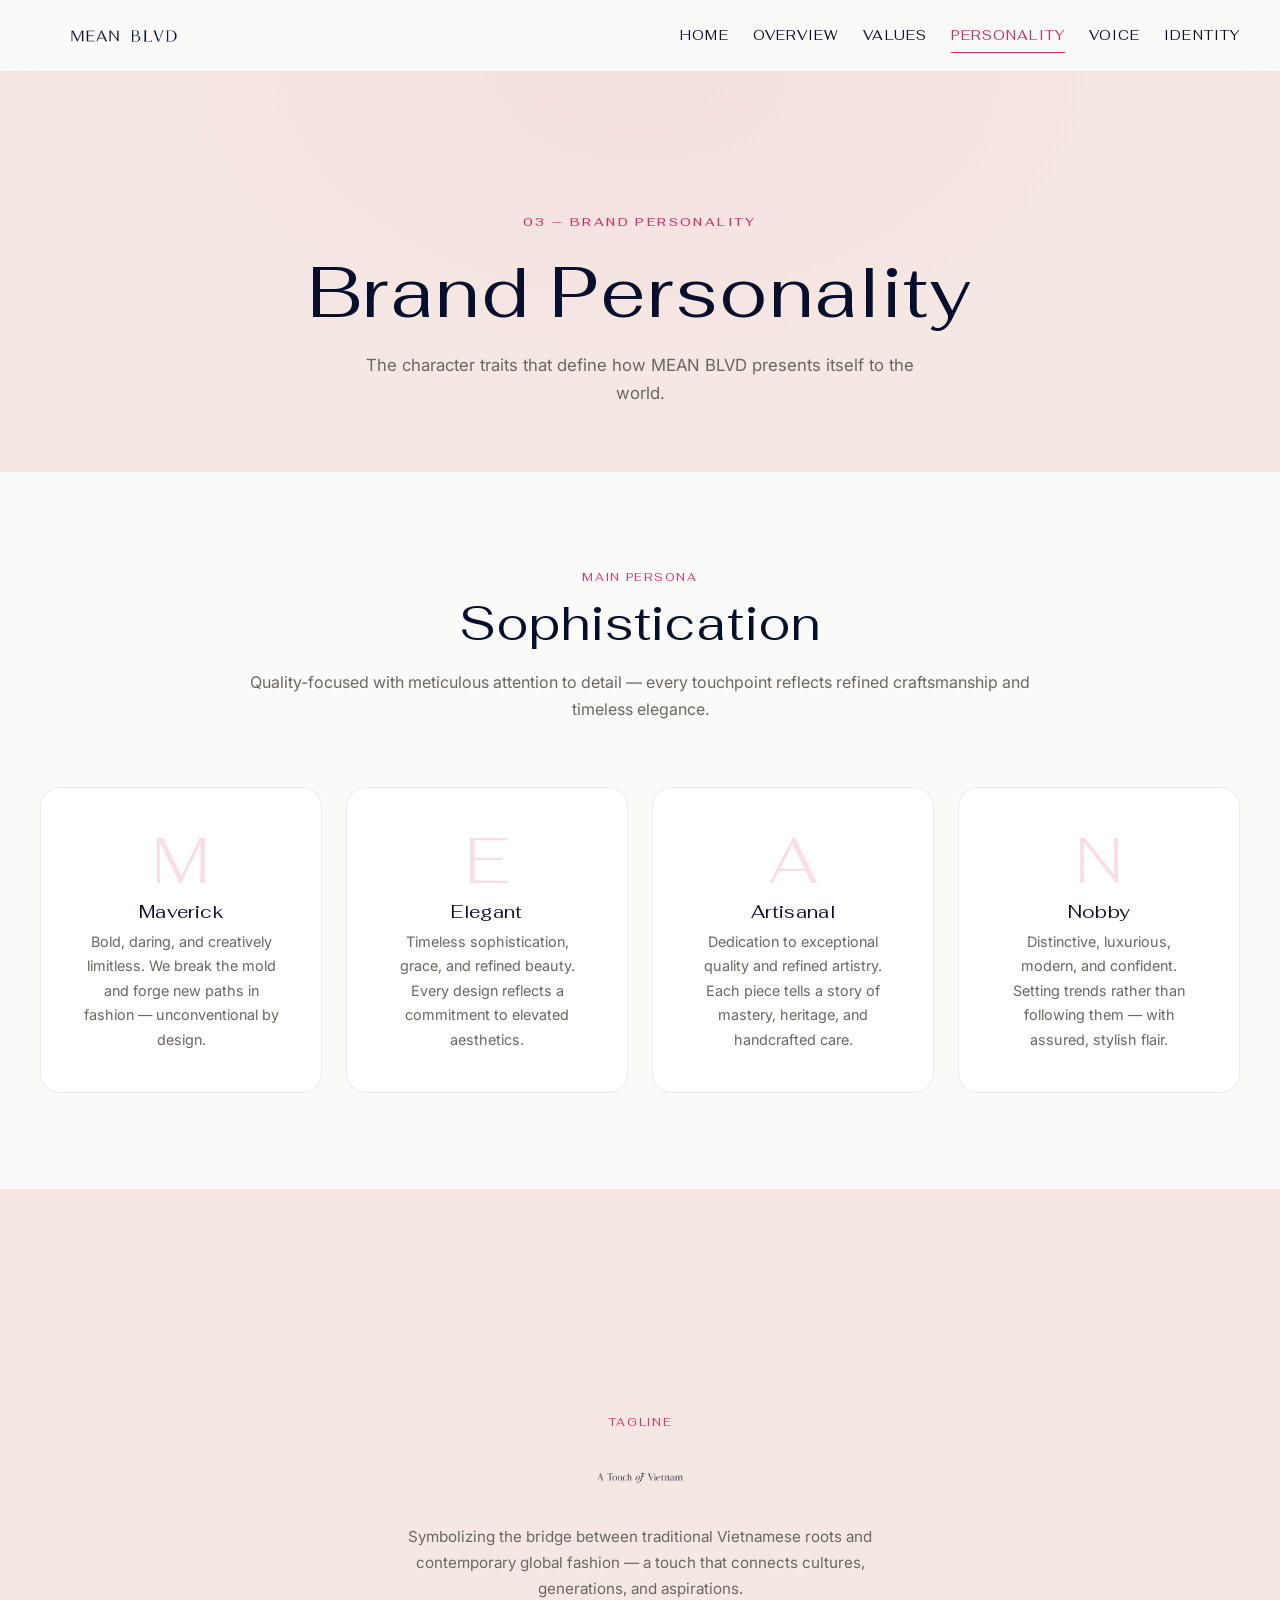
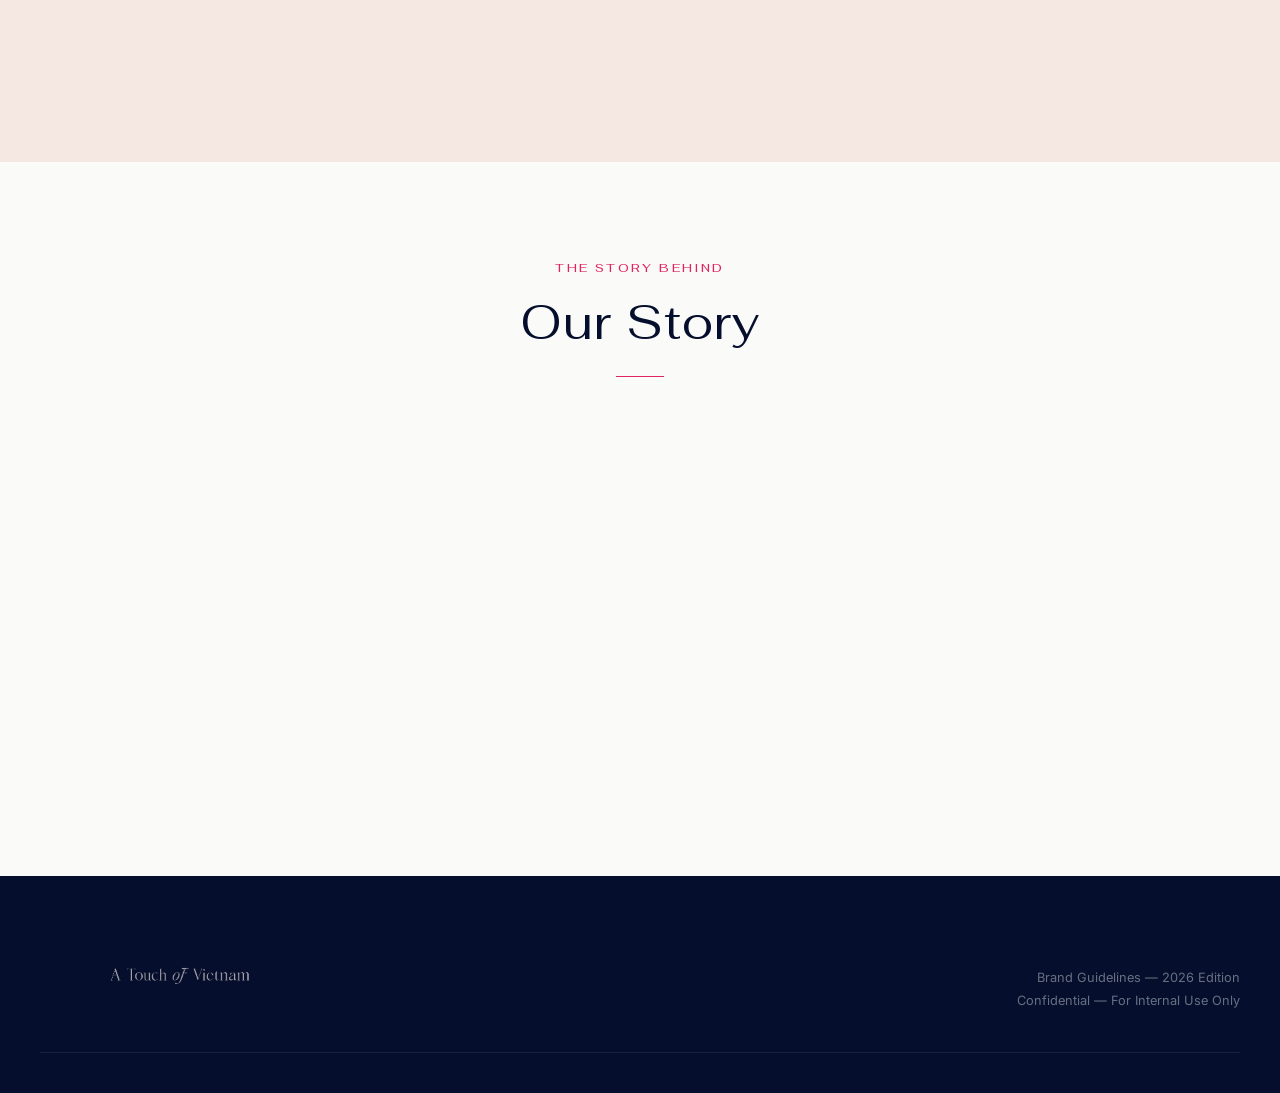
<file: personality.html>
<!DOCTYPE html>
<html lang="en">
<head>
    <meta charset="UTF-8">
    <meta name="viewport" content="width=device-width, initial-scale=1.0">
    <title>Brand Personality — MEAN BLVD</title>
    <meta name="description" content="MEAN BLVD Brand Personality — Maverick, Elegant, Artisanal, Nobby. Sophistication is our persona.">
    <link rel="preconnect" href="https://fonts.googleapis.com">
    <link rel="preconnect" href="https://fonts.gstatic.com" crossorigin>
    <link href="https://fonts.googleapis.com/css2?family=Fahkwang:ital,wght@0,200;0,300;0,400;0,500;0,600;0,700;1,200;1,300;1,400;1,500&family=Inter:wght@300;400;500;600;700&display=swap" rel="stylesheet">
    <link rel="stylesheet" href="style.css">
</head>
<body class="page">

    <!-- Navigation -->
    <nav class="nav" id="mainNav">
        <a href="index.html" class="nav-logo"><img src="element/Logo Typo Blue.png" alt="MEAN BLVD"></a>
        <div class="nav-links">
            <a href="index.html" class="nav-link">Home</a>
            <a href="overview.html" class="nav-link">Overview</a>
            <a href="values.html" class="nav-link">Values</a>
            <a href="personality.html" class="nav-link active">Personality</a>
            <a href="voice.html" class="nav-link">Voice</a>
            <a href="identity.html" class="nav-link">Identity</a>
        </div>
        <button class="nav-menu-btn" id="menuBtn" aria-label="Toggle menu"><span></span><span></span><span></span></button>
    </nav>
    <div class="mobile-menu" id="mobileMenu">
        <a href="index.html" class="mobile-link">Home</a>
        <a href="overview.html" class="mobile-link">Overview</a>
        <a href="values.html" class="mobile-link">Values</a>
        <a href="personality.html" class="mobile-link active">Personality</a>
        <a href="voice.html" class="mobile-link">Voice</a>
        <a href="identity.html" class="mobile-link">Identity</a>
    </div>

    <!-- Page Hero -->
    <div class="page-hero">
        <span class="section-number">03 — Brand Personality</span>
        <h1>Brand Personality</h1>
        <p>The character traits that define how MEAN BLVD presents itself to the world.</p>
    </div>

    <!-- Persona -->
    <section class="section">
        <div class="persona-intro reveal">
            <span class="persona-label">Main Persona</span>
            <h2 class="persona-title">Sophistication</h2>
            <p class="text-secondary">Quality-focused with meticulous attention to detail — every touchpoint reflects refined craftsmanship and timeless elegance.</p>
        </div>

        <div class="mean-grid">
            <div class="mean-card reveal" data-letter="M">
                <div class="mean-letter">M</div>
                <h3>Maverick</h3>
                <p>Bold, daring, and creatively limitless. We break the mold and forge new paths in fashion — unconventional by design.</p>
                <div class="mean-accent"></div>
            </div>
            <div class="mean-card reveal" data-letter="E" style="--delay: 0.15s">
                <div class="mean-letter">E</div>
                <h3>Elegant</h3>
                <p>Timeless sophistication, grace, and refined beauty. Every design reflects a commitment to elevated aesthetics.</p>
                <div class="mean-accent"></div>
            </div>
            <div class="mean-card reveal" data-letter="A" style="--delay: 0.3s">
                <div class="mean-letter">A</div>
                <h3>Artisanal</h3>
                <p>Dedication to exceptional quality and refined artistry. Each piece tells a story of mastery, heritage, and handcrafted care.</p>
                <div class="mean-accent"></div>
            </div>
            <div class="mean-card reveal" data-letter="N" style="--delay: 0.45s">
                <div class="mean-letter">N</div>
                <h3>Nobby</h3>
                <p>Distinctive, luxurious, modern, and confident. Setting trends rather than following them — with assured, stylish flair.</p>
                <div class="mean-accent"></div>
            </div>
        </div>
    </section>

    <!-- Tagline -->
    <section class="section section--warm">
        <div class="tagline-showcase reveal">
            <span class="tagline-label">Tagline</span>
            <img src="element/Tagline Blue.png" alt="A Touch of Vietnam" class="tagline-img">
            <p>Symbolizing the bridge between traditional Vietnamese roots and contemporary global fashion — a touch that connects cultures, generations, and aspirations.</p>
        </div>
    </section>

    <!-- Brand Story -->
    <section class="section">
        <div class="section-header">
            <span class="section-number">The Story Behind</span>
            <h2 class="section-title">Our Story</h2>
            <div class="section-line"></div>
        </div>

        <div class="identity-info reveal" style="text-align: center;">
            <p>The name <strong>MEAN</strong> represents four characteristics — <em>Maverick, Elegant, Artisanal, Nobby</em> — that form the essence of the brand's personality. <strong>BLVD</strong> (Boulevard) signifies a straight path — a clear, direct route from Vietnamese fashion excellence to the global stage.</p>
            
            <div class="identity-detail" style="margin-top: var(--space-xl); text-align: left;">
                <h4>Logo Inspiration — "Chim Lạc"</h4>
                <p>Our visual identity draws from the legendary <strong>Chim Lạc</strong> — the mystic bird of Vietnam found on the ancient <strong>Đông Sơn bronze drums</strong>, artifacts representing thousands of years of Vietnamese civilization. The geometric symbol represents letters M-E-A-N interwoven in a diamond form, opening a path from Vietnam to the four directions of the world.</p>
            </div>
        </div>
    </section>

    <!-- Footer -->
    <footer class="footer">
        <div class="footer-content">
            <div class="footer-brand">
                <img src="element/Tagline Off-White.png" alt="A Touch of Vietnam" class="footer-tagline-img">
            </div>
            <div class="footer-meta">
                <p>Brand Guidelines — 2026 Edition</p>
                <p>Confidential — For Internal Use Only</p>
            </div>
        </div>
        <div class="footer-line"></div>
    </footer>

    <script src="script.js"></script>
</body>
</html>
</file>
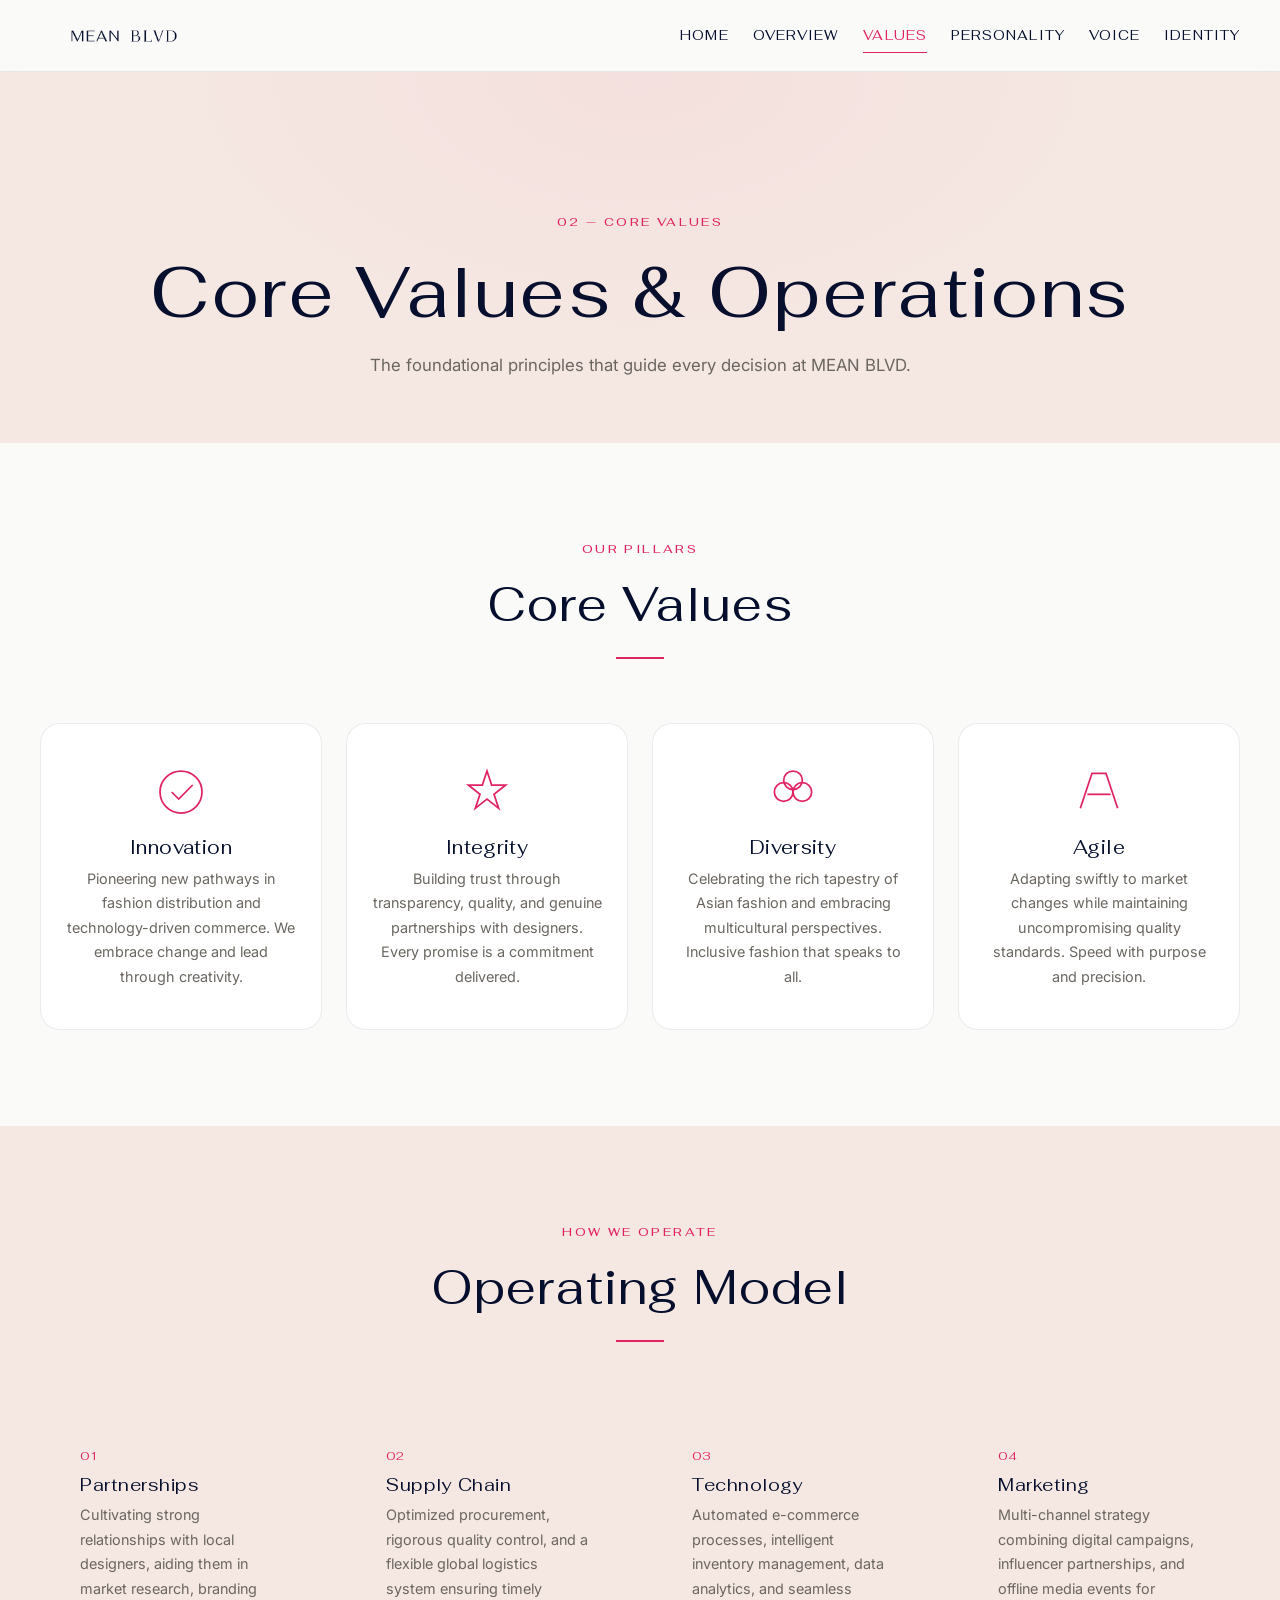
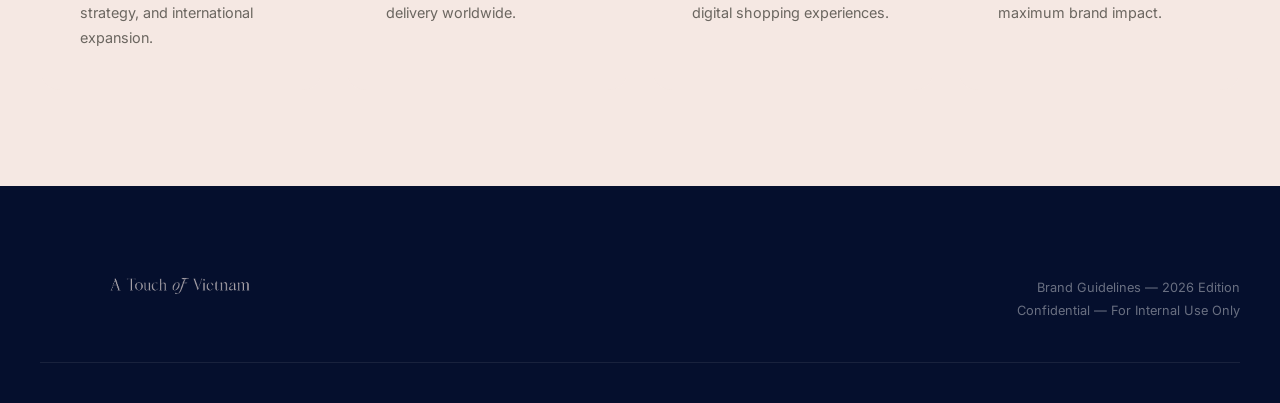
<file: values.html>
<!DOCTYPE html>
<html lang="en">
<head>
    <meta charset="UTF-8">
    <meta name="viewport" content="width=device-width, initial-scale=1.0">
    <title>Core Values — MEAN BLVD</title>
    <meta name="description" content="MEAN BLVD Core Values — Innovation, Integrity, Diversity, and Agile.">
    <link rel="preconnect" href="https://fonts.googleapis.com">
    <link rel="preconnect" href="https://fonts.gstatic.com" crossorigin>
    <link href="https://fonts.googleapis.com/css2?family=Fahkwang:ital,wght@0,200;0,300;0,400;0,500;0,600;0,700;1,200;1,300;1,400;1,500&family=Inter:wght@300;400;500;600;700&display=swap" rel="stylesheet">
    <link rel="stylesheet" href="style.css">
</head>
<body class="page">

    <!-- Navigation -->
    <nav class="nav" id="mainNav">
        <a href="index.html" class="nav-logo"><img src="element/Logo Typo Blue.png" alt="MEAN BLVD"></a>
        <div class="nav-links">
            <a href="index.html" class="nav-link">Home</a>
            <a href="overview.html" class="nav-link">Overview</a>
            <a href="values.html" class="nav-link active">Values</a>
            <a href="personality.html" class="nav-link">Personality</a>
            <a href="voice.html" class="nav-link">Voice</a>
            <a href="identity.html" class="nav-link">Identity</a>
        </div>
        <button class="nav-menu-btn" id="menuBtn" aria-label="Toggle menu"><span></span><span></span><span></span></button>
    </nav>
    <div class="mobile-menu" id="mobileMenu">
        <a href="index.html" class="mobile-link">Home</a>
        <a href="overview.html" class="mobile-link">Overview</a>
        <a href="values.html" class="mobile-link active">Values</a>
        <a href="personality.html" class="mobile-link">Personality</a>
        <a href="voice.html" class="mobile-link">Voice</a>
        <a href="identity.html" class="mobile-link">Identity</a>
    </div>

    <!-- Page Hero -->
    <div class="page-hero">
        <span class="section-number">02 — Core Values</span>
        <h1>Core Values & Operations</h1>
        <p>The foundational principles that guide every decision at MEAN BLVD.</p>
    </div>

    <!-- Core Values -->
    <section class="section">
        <div class="section-header">
            <span class="section-number">Our Pillars</span>
            <h2 class="section-title">Core Values</h2>
            <div class="section-line"></div>
        </div>

        <div class="values-grid">
            <div class="value-card reveal">
                <div class="value-icon">
                    <svg viewBox="0 0 48 48" fill="none"><circle cx="24" cy="24" r="18" stroke="currentColor" stroke-width="1.5"/><path d="M16 24L22 30L34 18" stroke="currentColor" stroke-width="1.5"/></svg>
                </div>
                <h3>Innovation</h3>
                <p>Pioneering new pathways in fashion distribution and technology-driven commerce. We embrace change and lead through creativity.</p>
            </div>
            <div class="value-card reveal" style="--delay: 0.1s">
                <div class="value-icon">
                    <svg viewBox="0 0 48 48" fill="none"><path d="M24 6L28 18H40L30 26L34 38L24 30L14 38L18 26L8 18H20L24 6Z" stroke="currentColor" stroke-width="1.5"/></svg>
                </div>
                <h3>Integrity</h3>
                <p>Building trust through transparency, quality, and genuine partnerships with designers. Every promise is a commitment delivered.</p>
            </div>
            <div class="value-card reveal" style="--delay: 0.2s">
                <div class="value-icon">
                    <svg viewBox="0 0 48 48" fill="none"><circle cx="16" cy="24" r="8" stroke="currentColor" stroke-width="1.5"/><circle cx="32" cy="24" r="8" stroke="currentColor" stroke-width="1.5"/><circle cx="24" cy="14" r="8" stroke="currentColor" stroke-width="1.5"/></svg>
                </div>
                <h3>Diversity</h3>
                <p>Celebrating the rich tapestry of Asian fashion and embracing multicultural perspectives. Inclusive fashion that speaks to all.</p>
            </div>
            <div class="value-card reveal" style="--delay: 0.3s">
                <div class="value-icon">
                    <svg viewBox="0 0 48 48" fill="none"><path d="M8 38L18 8H30L40 38" stroke="currentColor" stroke-width="1.5"/><path d="M14 26H34" stroke="currentColor" stroke-width="1.5"/></svg>
                </div>
                <h3>Agile</h3>
                <p>Adapting swiftly to market changes while maintaining uncompromising quality standards. Speed with purpose and precision.</p>
            </div>
        </div>
    </section>

    <!-- Operating Model -->
    <section class="section section--warm">
        <div class="section-header">
            <span class="section-number">How We Operate</span>
            <h2 class="section-title">Operating Model</h2>
            <div class="section-line"></div>
        </div>

        <div class="ops-cards" style="max-width: var(--container-max); margin: 0 auto;">
            <div class="ops-card reveal">
                <div class="ops-number">01</div>
                <h4>Partnerships</h4>
                <p>Cultivating strong relationships with local designers, aiding them in market research, branding strategy, and international expansion.</p>
            </div>
            <div class="ops-card reveal" style="--delay: 0.1s">
                <div class="ops-number">02</div>
                <h4>Supply Chain</h4>
                <p>Optimized procurement, rigorous quality control, and a flexible global logistics system ensuring timely delivery worldwide.</p>
            </div>
            <div class="ops-card reveal" style="--delay: 0.2s">
                <div class="ops-number">03</div>
                <h4>Technology</h4>
                <p>Automated e-commerce processes, intelligent inventory management, data analytics, and seamless digital shopping experiences.</p>
            </div>
            <div class="ops-card reveal" style="--delay: 0.3s">
                <div class="ops-number">04</div>
                <h4>Marketing</h4>
                <p>Multi-channel strategy combining digital campaigns, influencer partnerships, and offline media events for maximum brand impact.</p>
            </div>
        </div>
    </section>

    <!-- Footer -->
    <footer class="footer">
        <div class="footer-content">
            <div class="footer-brand">
                <img src="element/Tagline Off-White.png" alt="A Touch of Vietnam" class="footer-tagline-img">
            </div>
            <div class="footer-meta">
                <p>Brand Guidelines — 2026 Edition</p>
                <p>Confidential — For Internal Use Only</p>
            </div>
        </div>
        <div class="footer-line"></div>
    </footer>

    <script src="script.js"></script>
</body>
</html>
</file>
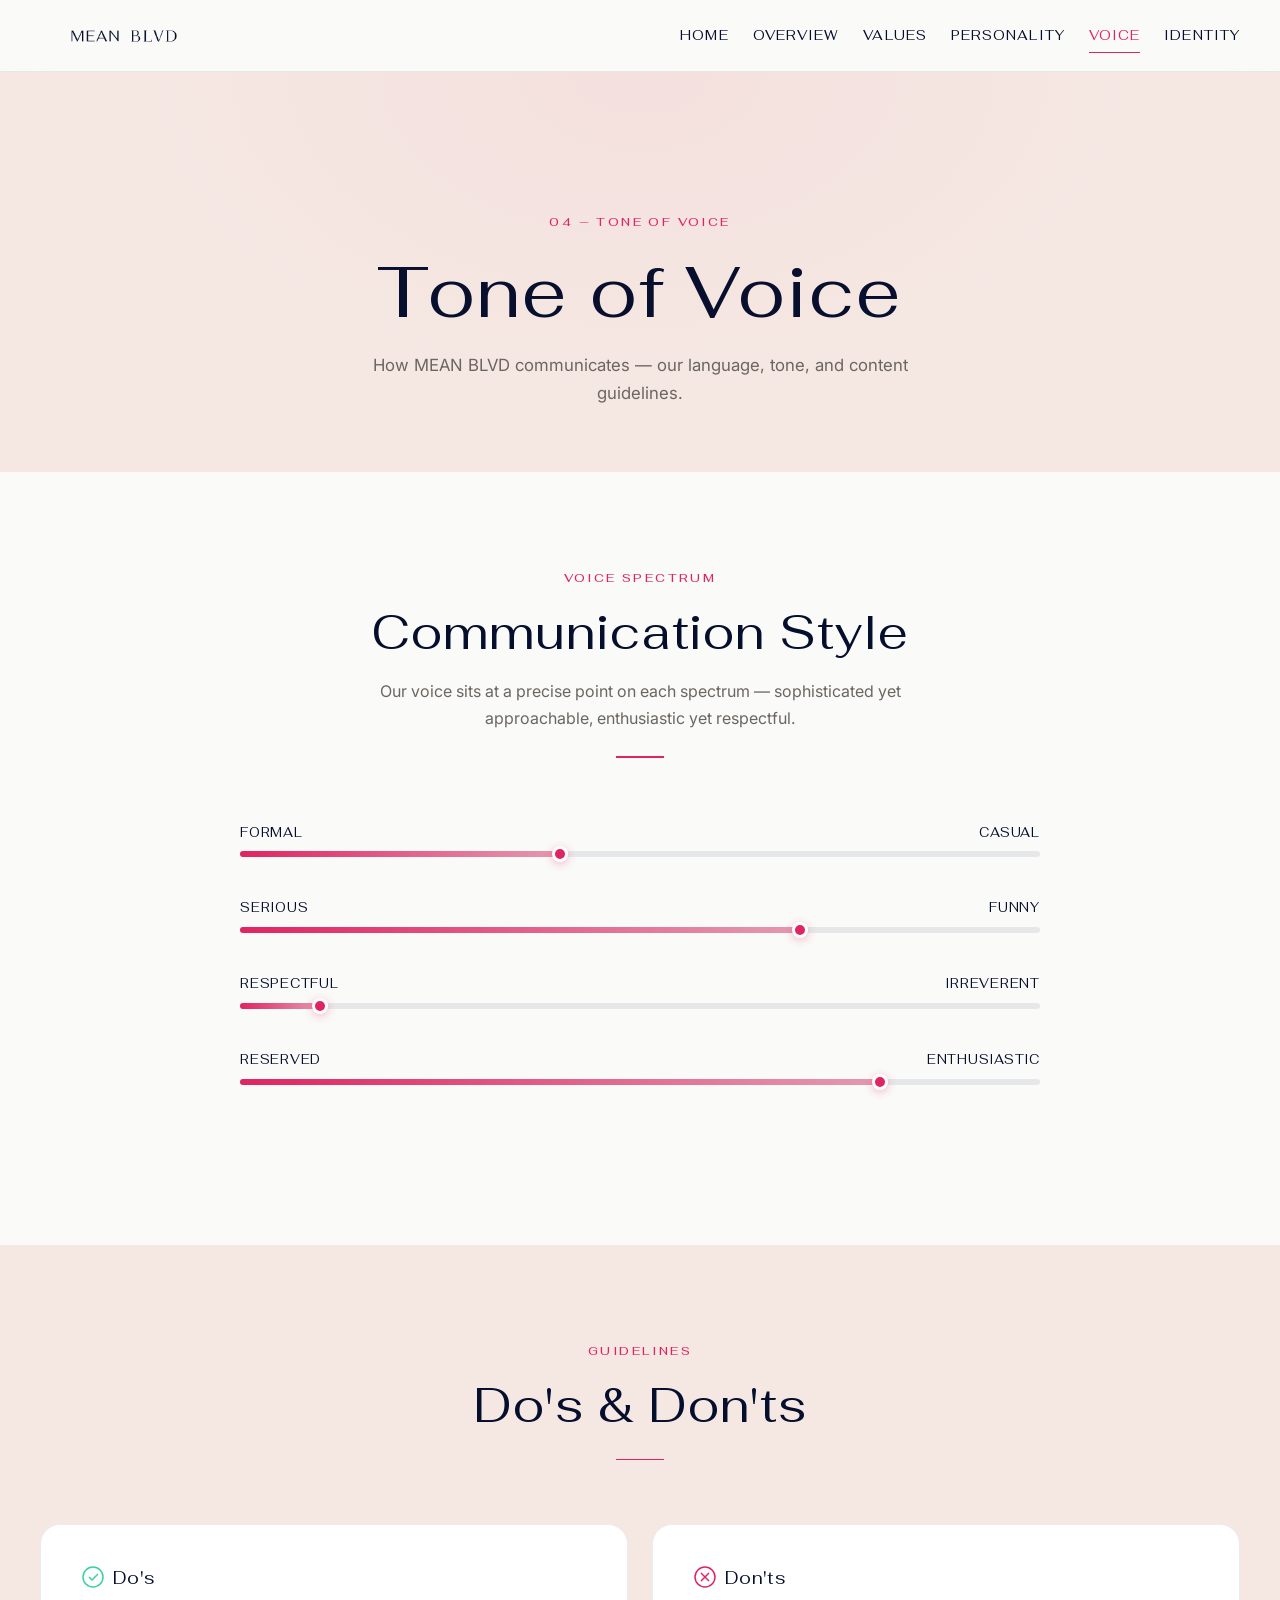
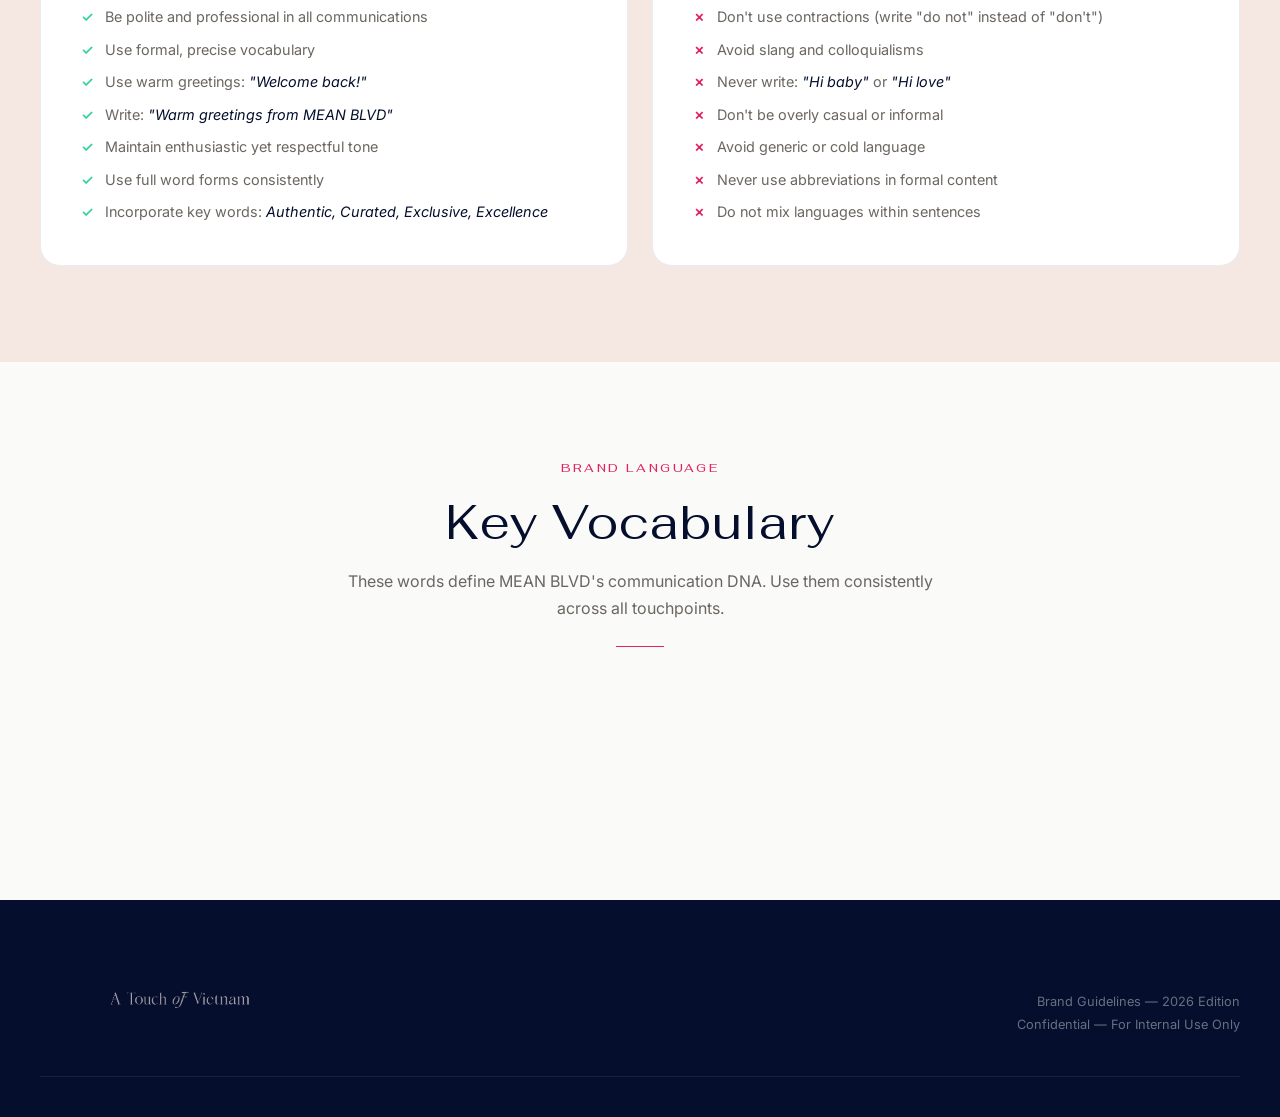
<file: voice.html>
<!DOCTYPE html>
<html lang="en">
<head>
    <meta charset="UTF-8">
    <meta name="viewport" content="width=device-width, initial-scale=1.0">
    <title>Tone of Voice — MEAN BLVD</title>
    <meta name="description" content="MEAN BLVD Tone of Voice — Communication guidelines, vocabulary rules, and content approach.">
    <link rel="preconnect" href="https://fonts.googleapis.com">
    <link rel="preconnect" href="https://fonts.gstatic.com" crossorigin>
    <link href="https://fonts.googleapis.com/css2?family=Fahkwang:ital,wght@0,200;0,300;0,400;0,500;0,600;0,700;1,200;1,300;1,400;1,500&family=Inter:wght@300;400;500;600;700&display=swap" rel="stylesheet">
    <link rel="stylesheet" href="style.css">
</head>
<body class="page">

    <!-- Navigation -->
    <nav class="nav" id="mainNav">
        <a href="index.html" class="nav-logo"><img src="element/Logo Typo Blue.png" alt="MEAN BLVD"></a>
        <div class="nav-links">
            <a href="index.html" class="nav-link">Home</a>
            <a href="overview.html" class="nav-link">Overview</a>
            <a href="values.html" class="nav-link">Values</a>
            <a href="personality.html" class="nav-link">Personality</a>
            <a href="voice.html" class="nav-link active">Voice</a>
            <a href="identity.html" class="nav-link">Identity</a>
        </div>
        <button class="nav-menu-btn" id="menuBtn" aria-label="Toggle menu"><span></span><span></span><span></span></button>
    </nav>
    <div class="mobile-menu" id="mobileMenu">
        <a href="index.html" class="mobile-link">Home</a>
        <a href="overview.html" class="mobile-link">Overview</a>
        <a href="values.html" class="mobile-link">Values</a>
        <a href="personality.html" class="mobile-link">Personality</a>
        <a href="voice.html" class="mobile-link active">Voice</a>
        <a href="identity.html" class="mobile-link">Identity</a>
    </div>

    <!-- Page Hero -->
    <div class="page-hero">
        <span class="section-number">04 — Tone of Voice</span>
        <h1>Tone of Voice</h1>
        <p>How MEAN BLVD communicates — our language, tone, and content guidelines.</p>
    </div>

    <!-- Voice Dimensions -->
    <section class="section">
        <div class="section-header">
            <span class="section-number">Voice Spectrum</span>
            <h2 class="section-title">Communication Style</h2>
            <p class="section-subtitle">Our voice sits at a precise point on each spectrum — sophisticated yet approachable, enthusiastic yet respectful.</p>
            <div class="section-line"></div>
        </div>

        <div class="voice-dimensions reveal">
            <div class="voice-bar">
                <div class="voice-labels">
                    <span>Formal</span>
                    <span>Casual</span>
                </div>
                <div class="voice-track">
                    <div class="voice-fill" data-width="40"></div>
                    <div class="voice-marker" data-position="40"></div>
                </div>
            </div>
            <div class="voice-bar">
                <div class="voice-labels">
                    <span>Serious</span>
                    <span>Funny</span>
                </div>
                <div class="voice-track">
                    <div class="voice-fill" data-width="70"></div>
                    <div class="voice-marker" data-position="70"></div>
                </div>
            </div>
            <div class="voice-bar">
                <div class="voice-labels">
                    <span>Respectful</span>
                    <span>Irreverent</span>
                </div>
                <div class="voice-track">
                    <div class="voice-fill" data-width="10"></div>
                    <div class="voice-marker" data-position="10"></div>
                </div>
            </div>
            <div class="voice-bar">
                <div class="voice-labels">
                    <span>Reserved</span>
                    <span>Enthusiastic</span>
                </div>
                <div class="voice-track">
                    <div class="voice-fill" data-width="80"></div>
                    <div class="voice-marker" data-position="80"></div>
                </div>
            </div>
        </div>
    </section>

    <!-- Do's and Don'ts -->
    <section class="section section--warm">
        <div class="section-header">
            <span class="section-number">Guidelines</span>
            <h2 class="section-title">Do's & Don'ts</h2>
            <div class="section-line"></div>
        </div>

        <div class="voice-rules reveal">
            <div class="voice-do">
                <h3>
                    <svg viewBox="0 0 24 24" fill="none" width="24" height="24"><circle cx="12" cy="12" r="10" stroke="#34d399" stroke-width="1.5"/><path d="M8 12L11 15L17 9" stroke="#34d399" stroke-width="1.5"/></svg>
                    Do's
                </h3>
                <ul>
                    <li>Be polite and professional in all communications</li>
                    <li>Use formal, precise vocabulary</li>
                    <li>Use warm greetings: <em>"Welcome back!"</em></li>
                    <li>Write: <em>"Warm greetings from MEAN BLVD"</em></li>
                    <li>Maintain enthusiastic yet respectful tone</li>
                    <li>Use full word forms consistently</li>
                    <li>Incorporate key words: <em>Authentic, Curated, Exclusive, Excellence</em></li>
                </ul>
            </div>
            <div class="voice-dont">
                <h3>
                    <svg viewBox="0 0 24 24" fill="none" width="24" height="24"><circle cx="12" cy="12" r="10" stroke="#e02463" stroke-width="1.5"/><path d="M8 8L16 16M16 8L8 16" stroke="#e02463" stroke-width="1.5"/></svg>
                    Don'ts
                </h3>
                <ul>
                    <li>Don't use contractions (write "do not" instead of "don't")</li>
                    <li>Avoid slang and colloquialisms</li>
                    <li>Never write: <em>"Hi baby"</em> or <em>"Hi love"</em></li>
                    <li>Don't be overly casual or informal</li>
                    <li>Avoid generic or cold language</li>
                    <li>Never use abbreviations in formal content</li>
                    <li>Do not mix languages within sentences</li>
                </ul>
            </div>
        </div>
    </section>

    <!-- Key Vocabulary -->
    <section class="section">
        <div class="section-header">
            <span class="section-number">Brand Language</span>
            <h2 class="section-title">Key Vocabulary</h2>
            <p class="section-subtitle">These words define MEAN BLVD's communication DNA. Use them consistently across all touchpoints.</p>
            <div class="section-line"></div>
        </div>

        <div class="markets-grid reveal" style="max-width: 700px;">
            <div class="market-tag" style="font-weight: 500;">Authentic</div>
            <div class="market-tag" style="font-weight: 500;">Curated</div>
            <div class="market-tag" style="font-weight: 500;">Exclusive</div>
            <div class="market-tag" style="font-weight: 500;">Excellence</div>
            <div class="market-tag" style="font-weight: 500;">Premium</div>
            <div class="market-tag" style="font-weight: 500;">Sophisticated</div>
            <div class="market-tag" style="font-weight: 500;">Refined</div>
            <div class="market-tag" style="font-weight: 500;">Timeless</div>
            <div class="market-tag" style="font-weight: 500;">Heritage</div>
            <div class="market-tag" style="font-weight: 500;">Craftsmanship</div>
        </div>
    </section>

    <!-- Footer -->
    <footer class="footer">
        <div class="footer-content">
            <div class="footer-brand">
                <img src="element/Tagline Off-White.png" alt="A Touch of Vietnam" class="footer-tagline-img">
            </div>
            <div class="footer-meta">
                <p>Brand Guidelines — 2026 Edition</p>
                <p>Confidential — For Internal Use Only</p>
            </div>
        </div>
        <div class="footer-line"></div>
    </footer>

    <script src="script.js"></script>
</body>
</html>
</file>
<file: style.css>
/* ===================================================================
   MEAN BLVD — Brand Guidelines — Design System
   Theme: Light / Off-white
   Colors: Deep Blue #050f2d | Pink #e02463 | Rose Powder #f5e8e3
   =================================================================== */

/* --- Google Fonts --- */
@import url('https://fonts.googleapis.com/css2?family=Fahkwang:ital,wght@0,200;0,300;0,400;0,500;0,600;0,700;1,200;1,300;1,400;1,500&family=Inter:wght@300;400;500;600;700&display=swap');

/* --- CSS Variables --- */
:root {
  /* Brand colors */
  --deep-blue: #050f2d;
  --mean-pink: #e02463;
  --rose-powder: #f5e8e3;
  --white: #ffffff;
  --off-white: #fafaf8;
  --light-gray: #f0eeeb;
  --mid-gray: #b8b5b0;
  --dark-gray: #6b6660;

  /* Semantic */
  --color-bg: var(--off-white);
  --color-text: var(--deep-blue);
  --color-text-secondary: var(--dark-gray);
  --color-accent: var(--mean-pink);
  --color-surface: var(--white);
  --color-surface-warm: var(--rose-powder);
  --color-border: rgba(5, 15, 45, 0.08);

  /* Typography */
  --font-display: 'Fahkwang', sans-serif;
  --font-body: 'Inter', sans-serif;

  /* Spacing */
  --space-xs: 4px;
  --space-sm: 8px;
  --space-md: 16px;
  --space-lg: 24px;
  --space-xl: 40px;
  --space-2xl: 64px;
  --space-3xl: 96px;
  --space-4xl: 140px;

  /* Layout */
  --container-max: 1200px;
  --container-narrow: 800px;
  --nav-height: 72px;

  /* Transitions */
  --ease-out: cubic-bezier(0.25, 0.46, 0.45, 0.94);
  --ease-smooth: cubic-bezier(0.4, 0, 0.2, 1);
  --duration-fast: 200ms;
  --duration-normal: 400ms;
  --duration-slow: 600ms;

  /* Radii */
  --radius-sm: 6px;
  --radius-md: 12px;
  --radius-lg: 20px;
  --radius-xl: 32px;
}

/* --- Reset & Base --- */
*, *::before, *::after {
  box-sizing: border-box;
  margin: 0;
  padding: 0;
}

html {
  scroll-behavior: smooth;
  scroll-padding-top: var(--nav-height);
  -webkit-font-smoothing: antialiased;
  -moz-osx-font-smoothing: grayscale;
}

body {
  font-family: var(--font-body);
  font-size: 16px;
  line-height: 1.7;
  color: var(--color-text);
  background: var(--color-bg);
  overflow-x: hidden;
}

img {
  max-width: 100%;
  height: auto;
  display: block;
}

a {
  color: inherit;
  text-decoration: none;
}

button {
  font-family: inherit;
  cursor: pointer;
  border: none;
  background: none;
}

/* --- Typography --- */
h1, h2, h3, h4 {
  font-family: var(--font-display);
  font-weight: 400;
  line-height: 1.2;
  letter-spacing: 0.02em;
}

h1 { font-size: clamp(2.5rem, 6vw, 4.5rem); }
h2 { font-size: clamp(1.8rem, 4vw, 3rem); }
h3 { font-size: clamp(1.2rem, 2.5vw, 1.6rem); }
h4 { font-size: 1.1rem; }

.text-accent { color: var(--color-accent); }
.text-secondary { color: var(--color-text-secondary); }
.text-center { text-align: center; }

/* --- Container --- */
.container {
  max-width: var(--container-max);
  margin: 0 auto;
  padding: 0 var(--space-xl);
}

.container--narrow {
  max-width: var(--container-narrow);
}

/* =====================================================
   NAVIGATION
   ===================================================== */
.nav {
  position: fixed;
  top: 0;
  left: 0;
  right: 0;
  height: var(--nav-height);
  z-index: 1000;
  display: flex;
  align-items: center;
  justify-content: space-between;
  padding: 0 var(--space-xl);
  background: rgba(250, 250, 248, 0.85);
  backdrop-filter: blur(20px);
  -webkit-backdrop-filter: blur(20px);
  border-bottom: 1px solid var(--color-border);
  transition: all var(--duration-normal) var(--ease-smooth);
}

.nav.scrolled {
  box-shadow: 0 1px 20px rgba(5, 15, 45, 0.06);
}

.nav-logo {
  display: flex;
  align-items: center;
  gap: var(--space-sm);
}

.nav-logo img {
  height: 60px;
  width: auto;
}

.nav-links {
  display: flex;
  gap: var(--space-lg);
  align-items: center;
}

.nav-link {
  font-family: var(--font-display);
  font-size: 0.85rem;
  font-weight: 400;
  letter-spacing: 0.08em;
  text-transform: uppercase;
  color: var(--color-text);
  position: relative;
  padding: 4px 0;
  transition: color var(--duration-fast) var(--ease-smooth);
}

.nav-link::after {
  content: '';
  position: absolute;
  bottom: -2px;
  left: 0;
  width: 0;
  height: 1.5px;
  background: var(--color-accent);
  transition: width var(--duration-normal) var(--ease-out);
}

.nav-link:hover::after,
.nav-link.active::after {
  width: 100%;
}

.nav-link.active {
  color: var(--color-accent);
}

.nav-link:hover {
  color: var(--color-accent);
}

/* --- Mobile Menu --- */
.nav-menu-btn {
  display: none;
  flex-direction: column;
  gap: 5px;
  padding: 8px;
  z-index: 1001;
}

.nav-menu-btn span {
  width: 22px;
  height: 1.5px;
  background: var(--color-text);
  transition: all var(--duration-normal) var(--ease-smooth);
  transform-origin: center;
}

.nav-menu-btn.open span:nth-child(1) {
  transform: translateY(6.5px) rotate(45deg);
}
.nav-menu-btn.open span:nth-child(2) {
  opacity: 0;
}
.nav-menu-btn.open span:nth-child(3) {
  transform: translateY(-6.5px) rotate(-45deg);
}

.mobile-menu {
  position: fixed;
  top: 0;
  left: 0;
  right: 0;
  bottom: 0;
  z-index: 999;
  background: var(--color-bg);
  display: flex;
  flex-direction: column;
  align-items: center;
  justify-content: center;
  gap: var(--space-xl);
  opacity: 0;
  pointer-events: none;
  transition: opacity var(--duration-normal) var(--ease-smooth);
}

.mobile-menu.open {
  opacity: 1;
  pointer-events: all;
}

.mobile-link {
  font-family: var(--font-display);
  font-size: 1.4rem;
  letter-spacing: 0.06em;
  text-transform: uppercase;
  color: var(--color-text);
  padding: 8px 20px;
  transition: color var(--duration-fast);
}

.mobile-link:hover,
.mobile-link.active {
  color: var(--color-accent);
}

/* =====================================================
   HERO SECTION (Home page)
   ===================================================== */
.hero {
  min-height: 100vh;
  display: flex;
  flex-direction: column;
  align-items: center;
  justify-content: center;
  text-align: center;
  padding: var(--space-4xl) var(--space-xl);
  position: relative;
  overflow: hidden;
  background: var(--color-bg);
}

.hero-bg-pattern {
  position: absolute;
  inset: 0;
  background: 
    radial-gradient(ellipse at 20% 50%, rgba(224, 36, 99, 0.03) 0%, transparent 60%),
    radial-gradient(ellipse at 80% 30%, rgba(245, 232, 227, 0.5) 0%, transparent 50%);
  pointer-events: none;
}

.hero-logo {
  width: 160px;
  height: auto;
  margin-bottom: var(--space-xl);
  animation: hero-fade-up 1s var(--ease-out) 0.2s both;
}

.hero-logo-full {
  width: clamp(280px, 35vw, 420px);
  height: auto;
  margin-bottom: var(--space-lg);
  animation: hero-fade-up 1s var(--ease-out) 0.3s both;
}

.hero-symbol {
  width: clamp(140px, 18vw, 220px);
  height: auto;
  margin-bottom: var(--space-lg);
  animation: hero-fade-up 1s var(--ease-out) 0.2s both;
}

.hero-wordmark {
  width: clamp(260px, 32vw, 440px);
  height: auto;
  margin-bottom: var(--space-md);
  animation: hero-fade-up 1s var(--ease-out) 0.4s both;
}

.hero-title {
  font-family: var(--font-display);
  font-weight: 300;
  font-size: clamp(3rem, 8vw, 6rem);
  letter-spacing: 0.15em;
  text-transform: uppercase;
  margin-bottom: var(--space-md);
  animation: hero-fade-up 1s var(--ease-out) 0.4s both;
}

.hero-title .accent {
  color: var(--color-accent);
}

.hero-tagline-img {
  height: clamp(28px, 4vw, 52px);
  width: auto;
  margin: var(--space-lg) auto;
  animation: hero-fade-up 1s var(--ease-out) 0.6s both;
}

.hero-divider {
  width: 60px;
  height: 1px;
  background: var(--color-accent);
  margin: var(--space-lg) auto;
  animation: hero-fade-up 1s var(--ease-out) 0.7s both;
}

.hero-description {
  max-width: 560px;
  font-size: 1.05rem;
  line-height: 1.8;
  color: var(--color-text-secondary);
  animation: hero-fade-up 1s var(--ease-out) 0.8s both;
}

.scroll-indicator {
  position: absolute;
  bottom: var(--space-xl);
  display: flex;
  flex-direction: column;
  align-items: center;
  gap: var(--space-sm);
  animation: hero-fade-up 1s var(--ease-out) 1.2s both;
}

.scroll-indicator span {
  font-family: var(--font-display);
  font-size: 0.7rem;
  letter-spacing: 0.15em;
  text-transform: uppercase;
  color: var(--color-text-secondary);
}

.scroll-line {
  width: 1px;
  height: 40px;
  background: linear-gradient(to bottom, var(--color-accent), transparent);
  animation: scroll-pulse 2s ease-in-out infinite;
}

@keyframes hero-fade-up {
  from {
    opacity: 0;
    transform: translateY(30px);
  }
  to {
    opacity: 1;
    transform: translateY(0);
  }
}

@keyframes scroll-pulse {
  0%, 100% { opacity: 0.3; transform: scaleY(0.6); }
  50% { opacity: 1; transform: scaleY(1); }
}

/* =====================================================
   PAGE SECTIONS (all inner pages)
   ===================================================== */
.page {
  padding-top: var(--nav-height);
}

.section {
  padding: var(--space-3xl) var(--space-xl);
}

.section--warm {
  background: var(--color-surface-warm);
}

.section--deep {
  background: var(--deep-blue);
  color: var(--white);
}

.section--deep .section-number,
.section--deep .section-line {
  color: var(--color-accent);
  background: var(--color-accent);
}

.section--deep .text-secondary,
.section--deep .color-text-secondary {
  color: rgba(255, 255, 255, 0.6);
}

/* --- Section Header --- */
.section-header {
  max-width: var(--container-max);
  margin: 0 auto var(--space-2xl);
  text-align: center;
}

.section-number {
  font-family: var(--font-display);
  font-size: 0.75rem;
  font-weight: 500;
  letter-spacing: 0.2em;
  text-transform: uppercase;
  color: var(--color-accent);
  display: block;
  margin-bottom: var(--space-md);
}

.section-title {
  margin-bottom: var(--space-md);
}

.section-subtitle {
  font-size: 1rem;
  color: var(--color-text-secondary);
  max-width: 600px;
  margin: 0 auto;
}

.section-line {
  width: 48px;
  height: 1.5px;
  background: var(--color-accent);
  margin: var(--space-lg) auto 0;
}

/* --- Sub heading --- */
.sub-heading {
  font-family: var(--font-display);
  font-size: 1.3rem;
  margin-bottom: var(--space-lg);
  letter-spacing: 0.04em;
}

/* =====================================================
   CONTENT CARDS
   ===================================================== */
.content-grid {
  display: grid;
  grid-template-columns: repeat(auto-fit, minmax(300px, 1fr));
  gap: var(--space-lg);
  max-width: var(--container-max);
  margin: 0 auto;
}

.content-card {
  background: var(--color-surface);
  border: 1px solid var(--color-border);
  border-radius: var(--radius-lg);
  padding: var(--space-xl);
  transition: all var(--duration-normal) var(--ease-smooth);
  position: relative;
  overflow: hidden;
}

.content-card::before {
  content: '';
  position: absolute;
  top: 0;
  left: 0;
  right: 0;
  height: 2px;
  background: linear-gradient(90deg, transparent, var(--color-accent), transparent);
  opacity: 0;
  transition: opacity var(--duration-normal);
}

.content-card:hover {
  transform: translateY(-4px);
  box-shadow: 0 12px 40px rgba(5, 15, 45, 0.06);
  border-color: rgba(224, 36, 99, 0.15);
}

.content-card:hover::before {
  opacity: 1;
}

.content-card h3 {
  margin-bottom: var(--space-sm);
}

.content-card p {
  color: var(--color-text-secondary);
  font-size: 0.95rem;
  line-height: 1.7;
}

.card-icon {
  width: 48px;
  height: 48px;
  margin-bottom: var(--space-md);
  color: var(--color-accent);
}

.card-icon svg {
  width: 100%;
  height: 100%;
}

.card-label {
  font-family: var(--font-display);
  font-size: 0.7rem;
  letter-spacing: 0.12em;
  text-transform: uppercase;
  color: var(--color-accent);
  margin-bottom: var(--space-sm);
}

/* --- Mission card highlight --- */
.mission-card {
  background: var(--color-surface-warm);
  border-color: rgba(224, 36, 99, 0.08);
}

/* =====================================================
   STATS GRID
   ===================================================== */
.stats-grid {
  display: flex;
  gap: var(--space-2xl);
  justify-content: center;
  flex-wrap: wrap;
  max-width: var(--container-max);
  margin: 0 auto;
}

.stat-item {
  text-align: center;
}

.stat-number {
  font-family: var(--font-display);
  font-size: clamp(2rem, 5vw, 3.5rem);
  font-weight: 300;
  color: var(--color-text);
  letter-spacing: 0.02em;
}

.stat-prefix,
.stat-suffix {
  font-family: var(--font-display);
  font-size: clamp(1.2rem, 3vw, 2rem);
  font-weight: 300;
  color: var(--color-text-secondary);
}

.stat-label {
  display: block;
  font-size: 0.8rem;
  letter-spacing: 0.08em;
  text-transform: uppercase;
  color: var(--color-text-secondary);
  margin-top: var(--space-xs);
}

/* =====================================================
   POSITIONING BANNER
   ===================================================== */
.positioning-banner {
  max-width: var(--container-max);
  margin: var(--space-2xl) auto;
  background: var(--deep-blue);
  border-radius: var(--radius-xl);
  padding: var(--space-2xl) var(--space-xl);
  text-align: center;
  position: relative;
  overflow: hidden;
}

.positioning-banner::before {
  content: '';
  position: absolute;
  top: -50%;
  right: -20%;
  width: 400px;
  height: 400px;
  background: radial-gradient(circle, rgba(224, 36, 99, 0.12) 0%, transparent 70%);
  pointer-events: none;
}

.positioning-label {
  font-family: var(--font-display);
  font-size: 0.7rem;
  letter-spacing: 0.15em;
  text-transform: uppercase;
  color: var(--color-accent);
  display: block;
  margin-bottom: var(--space-md);
}

.positioning-banner h3 {
  color: var(--white);
  font-size: clamp(1.3rem, 3vw, 1.8rem);
  margin-bottom: var(--space-md);
  max-width: 600px;
  margin-left: auto;
  margin-right: auto;
}

.positioning-banner p {
  color: rgba(255, 255, 255, 0.6);
  font-size: 0.95rem;
}

.positioning-banner strong {
  color: var(--color-accent);
}

/* =====================================================
   MARKET TAGS
   ===================================================== */
.markets-grid {
  display: flex;
  flex-wrap: wrap;
  gap: var(--space-sm);
  justify-content: center;
  max-width: var(--container-max);
  margin: 0 auto;
}

.market-tag {
  background: var(--color-surface);
  border: 1px solid var(--color-border);
  border-radius: var(--radius-xl);
  padding: var(--space-sm) var(--space-lg);
  font-size: 0.9rem;
  transition: all var(--duration-fast);
}

.market-tag:hover {
  border-color: rgba(224, 36, 99, 0.3);
  background: rgba(224, 36, 99, 0.04);
}

/* =====================================================
   VALUE CARDS (Values page)
   ===================================================== */
.values-grid {
  display: grid;
  grid-template-columns: repeat(auto-fit, minmax(240px, 1fr));
  gap: var(--space-lg);
  max-width: var(--container-max);
  margin: 0 auto;
}

.value-card {
  background: var(--color-surface);
  border: 1px solid var(--color-border);
  border-radius: var(--radius-lg);
  padding: var(--space-xl) var(--space-lg);
  text-align: center;
  transition: all var(--duration-normal) var(--ease-smooth);
}

.value-card:hover {
  transform: translateY(-6px);
  box-shadow: 0 16px 48px rgba(5, 15, 45, 0.07);
}

.value-icon {
  width: 56px;
  height: 56px;
  margin: 0 auto var(--space-md);
  color: var(--color-accent);
}

.value-icon svg {
  width: 100%;
  height: 100%;
}

.value-card h3 {
  margin-bottom: var(--space-sm);
  font-size: 1.2rem;
}

.value-card p {
  color: var(--color-text-secondary);
  font-size: 0.9rem;
}

/* --- Operations --- */
.operations-grid {
  max-width: var(--container-max);
  margin: var(--space-2xl) auto 0;
}

.ops-cards {
  display: grid;
  grid-template-columns: repeat(auto-fit, minmax(240px, 1fr));
  gap: var(--space-lg);
}

.ops-card {
  background: var(--color-surface-warm);
  border-radius: var(--radius-lg);
  padding: var(--space-xl);
  transition: all var(--duration-normal);
}

.ops-card:hover {
  transform: translateY(-3px);
  box-shadow: 0 8px 32px rgba(5, 15, 45, 0.05);
}

.ops-number {
  font-family: var(--font-display);
  font-size: 0.75rem;
  letter-spacing: 0.1em;
  color: var(--color-accent);
  margin-bottom: var(--space-sm);
}

.ops-card h4 {
  font-family: var(--font-display);
  margin-bottom: var(--space-sm);
  letter-spacing: 0.03em;
}

.ops-card p {
  color: var(--color-text-secondary);
  font-size: 0.9rem;
}

/* =====================================================
   M.E.A.N PERSONALITY GRID
   ===================================================== */
.persona-intro {
  text-align: center;
  max-width: var(--container-narrow);
  margin: 0 auto var(--space-2xl);
}

.persona-label {
  font-family: var(--font-display);
  font-size: 0.7rem;
  letter-spacing: 0.15em;
  text-transform: uppercase;
  color: var(--color-accent);
  display: block;
  margin-bottom: var(--space-sm);
}

.persona-title {
  font-size: clamp(2rem, 4vw, 3rem);
  margin-bottom: var(--space-md);
}

.mean-grid {
  display: grid;
  grid-template-columns: repeat(4, 1fr);
  gap: var(--space-lg);
  max-width: var(--container-max);
  margin: 0 auto;
}

.mean-card {
  background: var(--color-surface);
  border: 1px solid var(--color-border);
  border-radius: var(--radius-lg);
  padding: var(--space-xl);
  text-align: center;
  position: relative;
  overflow: hidden;
  transition: all var(--duration-normal) var(--ease-smooth);
}

.mean-card:hover {
  transform: translateY(-6px);
  box-shadow: 0 20px 60px rgba(5, 15, 45, 0.08);
  border-color: rgba(224, 36, 99, 0.2);
}

.mean-letter {
  font-family: var(--font-display);
  font-size: clamp(3rem, 5vw, 4.5rem);
  font-weight: 300;
  color: var(--color-accent);
  opacity: 0.15;
  line-height: 1;
  margin-bottom: var(--space-sm);
  transition: opacity var(--duration-normal);
}

.mean-card:hover .mean-letter {
  opacity: 0.35;
}

.mean-card h3 {
  font-size: 1.15rem;
  margin-bottom: var(--space-sm);
}

.mean-card p {
  color: var(--color-text-secondary);
  font-size: 0.9rem;
}

.mean-accent {
  position: absolute;
  bottom: 0;
  left: 50%;
  transform: translateX(-50%);
  width: 0;
  height: 2px;
  background: var(--color-accent);
  transition: width var(--duration-normal) var(--ease-out);
}

.mean-card:hover .mean-accent {
  width: 100%;
}

/* --- Tagline showcase --- */
.tagline-showcase {
  max-width: var(--container-max);
  margin: var(--space-2xl) auto 0;
  text-align: center;
  padding: var(--space-2xl);
  background: var(--color-surface-warm);
  border-radius: var(--radius-xl);
  position: relative;
}

.tagline-label {
  font-family: var(--font-display);
  font-size: 0.7rem;
  letter-spacing: 0.15em;
  text-transform: uppercase;
  color: var(--color-accent);
  display: block;
  margin-bottom: var(--space-lg);
}

.tagline-img {
  height: clamp(28px, 4vw, 44px);
  margin: 0 auto var(--space-lg);
}

.tagline-text {
  font-family: var(--font-display);
  font-size: clamp(1.5rem, 4vw, 2.5rem);
  font-weight: 300;
  font-style: italic;
  border: none;
  padding: 0;
  margin: 0 0 var(--space-md);
  color: var(--color-text);
}

.tagline-showcase p {
  color: var(--color-text-secondary);
  font-size: 0.95rem;
  max-width: 500px;
  margin: 0 auto;
}

/* =====================================================
   TONE OF VOICE
   ===================================================== */
.voice-dimensions {
  max-width: var(--container-narrow);
  margin: 0 auto var(--space-2xl);
  display: flex;
  flex-direction: column;
  gap: var(--space-xl);
}

.voice-bar {
  display: flex;
  flex-direction: column;
  gap: var(--space-sm);
}

.voice-labels {
  display: flex;
  justify-content: space-between;
  font-family: var(--font-display);
  font-size: 0.8rem;
  letter-spacing: 0.06em;
  text-transform: uppercase;
}

.voice-track {
  position: relative;
  height: 6px;
  background: var(--color-border);
  border-radius: 3px;
  overflow: visible;
}

.voice-fill {
  position: absolute;
  top: 0;
  left: 0;
  height: 100%;
  background: linear-gradient(90deg, var(--color-accent), rgba(224, 36, 99, 0.4));
  border-radius: 3px;
  transition: width 1.2s var(--ease-out);
  width: 0;
}

.voice-fill.animated {
  width: var(--target-width);
}

.voice-marker {
  position: absolute;
  top: 50%;
  transform: translate(-50%, -50%);
  width: 16px;
  height: 16px;
  background: var(--color-accent);
  border: 3px solid var(--white);
  border-radius: 50%;
  box-shadow: 0 2px 8px rgba(224, 36, 99, 0.3);
  transition: left 1.2s var(--ease-out);
  left: 0%;
}

.voice-marker.animated {
  left: var(--target-position);
}

/* --- Do's and Don'ts --- */
.voice-rules {
  display: grid;
  grid-template-columns: 1fr 1fr;
  gap: var(--space-lg);
  max-width: var(--container-max);
  margin: 0 auto;
}

.voice-do,
.voice-dont {
  background: var(--color-surface);
  border-radius: var(--radius-lg);
  padding: var(--space-xl);
  border: 1px solid var(--color-border);
}

.voice-do h3,
.voice-dont h3 {
  display: flex;
  align-items: center;
  gap: var(--space-sm);
  font-size: 1.1rem;
  margin-bottom: var(--space-md);
}

.voice-do ul,
.voice-dont ul {
  list-style: none;
  display: flex;
  flex-direction: column;
  gap: var(--space-sm);
}

.voice-do li,
.voice-dont li {
  font-size: 0.9rem;
  color: var(--color-text-secondary);
  padding-left: var(--space-lg);
  position: relative;
}

.voice-do li::before {
  content: '✓';
  position: absolute;
  left: 0;
  color: #34d399;
  font-weight: 600;
}

.voice-dont li::before {
  content: '✗';
  position: absolute;
  left: 0;
  color: var(--color-accent);
  font-weight: 600;
}

.voice-do li em,
.voice-dont li em {
  color: var(--color-text);
  font-style: italic;
}

/* =====================================================
   VISUAL IDENTITY (Identity page)
   ===================================================== */
.identity-content {
  max-width: var(--container-max);
  margin: 0 auto;
}

.logo-showcase {
  display: grid;
  grid-template-columns: repeat(auto-fit, minmax(280px, 1fr));
  gap: var(--space-lg);
  margin-bottom: var(--space-2xl);
}

.logo-display {
  aspect-ratio: 4/3;
  display: flex;
  align-items: center;
  justify-content: center;
  border-radius: var(--radius-lg);
  padding: var(--space-xl);
  transition: all var(--duration-normal);
}

.logo-display--light {
  background: var(--white);
  border: 1px solid var(--color-border);
}

.logo-display--dark {
  background: var(--deep-blue);
}

.logo-display--warm {
  background: var(--color-surface-warm);
}

.logo-display--pink {
  background: var(--color-accent);
}

.logo-display img {
  max-height: 120px;
  width: auto;
}

.logo-display-label {
  font-family: var(--font-display);
  font-size: 0.7rem;
  letter-spacing: 0.12em;
  text-transform: uppercase;
  color: var(--color-text-secondary);
  text-align: center;
  margin-top: var(--space-sm);
}

/* --- Color Swatches --- */
.color-grid {
  display: grid;
  grid-template-columns: repeat(auto-fit, minmax(200px, 1fr));
  gap: var(--space-lg);
  max-width: var(--container-max);
  margin: 0 auto;
}

.color-swatch {
  border-radius: var(--radius-lg);
  overflow: hidden;
  border: 1px solid var(--color-border);
  transition: all var(--duration-normal);
}

.color-swatch:hover {
  transform: translateY(-4px);
  box-shadow: 0 12px 40px rgba(5, 15, 45, 0.08);
}

.color-swatch__preview {
  height: 140px;
}

.color-swatch__info {
  padding: var(--space-md);
  background: var(--color-surface);
}

.color-swatch__name {
  font-family: var(--font-display);
  font-size: 0.9rem;
  letter-spacing: 0.04em;
  margin-bottom: var(--space-xs);
}

.color-swatch__hex {
  font-size: 0.8rem;
  color: var(--color-text-secondary);
  font-family: monospace;
  letter-spacing: 0.05em;
}

/* --- Typography Specimens --- */
.type-specimens {
  max-width: var(--container-max);
  margin: 0 auto;
  display: flex;
  flex-direction: column;
  gap: var(--space-xl);
}

.type-specimen {
  background: var(--color-surface);
  border: 1px solid var(--color-border);
  border-radius: var(--radius-lg);
  padding: var(--space-xl);
}

.type-specimen__label {
  font-family: var(--font-display);
  font-size: 0.7rem;
  letter-spacing: 0.15em;
  text-transform: uppercase;
  color: var(--color-accent);
  margin-bottom: var(--space-md);
}

.type-specimen__sample {
  font-size: clamp(1.5rem, 3vw, 2.5rem);
  line-height: 1.4;
  margin-bottom: var(--space-md);
}

.type-specimen__sample--display {
  font-family: var(--font-display);
  font-weight: 300;
  letter-spacing: 0.06em;
}

.type-specimen__sample--body {
  font-family: var(--font-body);
  font-size: clamp(1rem, 2vw, 1.2rem);
}

.type-specimen__meta {
  font-size: 0.8rem;
  color: var(--color-text-secondary);
}

/* --- Logo Info --- */
.identity-info {
  max-width: var(--container-narrow);
  margin: 0 auto;
}

.identity-info h3 {
  margin-bottom: var(--space-md);
}

.identity-info p {
  color: var(--color-text-secondary);
  line-height: 1.8;
  margin-bottom: var(--space-lg);
}

.identity-detail {
  background: var(--color-surface-warm);
  border-radius: var(--radius-md);
  padding: var(--space-lg);
  margin-bottom: var(--space-lg);
}

.identity-detail h4 {
  font-family: var(--font-display);
  margin-bottom: var(--space-sm);
  color: var(--color-accent);
  font-size: 0.9rem;
  letter-spacing: 0.06em;
  text-transform: uppercase;
}

.identity-detail p {
  margin-bottom: 0;
}

.identity-elements {
  display: flex;
  flex-wrap: wrap;
  gap: var(--space-sm);
}

.element-tag {
  display: flex;
  align-items: center;
  gap: var(--space-sm);
  background: var(--color-surface);
  border: 1px solid var(--color-border);
  border-radius: var(--radius-xl);
  padding: var(--space-sm) var(--space-md);
  font-size: 0.85rem;
  color: var(--color-text-secondary);
}

.element-tag svg {
  color: var(--color-accent);
}

/* =====================================================
   FOOTER
   ===================================================== */
.footer {
  background: var(--deep-blue);
  color: var(--white);
  padding: var(--space-2xl) var(--space-xl) var(--space-xl);
}

.footer-content {
  max-width: var(--container-max);
  margin: 0 auto;
  display: flex;
  justify-content: space-between;
  align-items: flex-end;
}

.footer-brand {
  display: flex;
  flex-direction: column;
  gap: var(--space-sm);
}

.footer-logo {
  display: block;
}

.footer-logo img {
  height: 40px;
  width: auto;
}

.footer-tagline-img {
  height: clamp(40px, 6vw, 72px);
  width: auto;
  opacity: 0.7;
}

.footer-meta {
  text-align: right;
}

.footer-meta p {
  font-size: 0.8rem;
  color: rgba(255, 255, 255, 0.4);
  line-height: 1.8;
}

.footer-line {
  width: 100%;
  height: 1px;
  background: rgba(255, 255, 255, 0.08);
  max-width: var(--container-max);
  margin: var(--space-xl) auto 0;
}

/* =====================================================
   PAGE HERO (inner pages)
   ===================================================== */
.page-hero {
  padding: var(--space-4xl) var(--space-xl) var(--space-2xl);
  text-align: center;
  background: var(--color-surface-warm);
  position: relative;
  overflow: hidden;
}

.page-hero::before {
  content: '';
  position: absolute;
  inset: 0;
  background: radial-gradient(ellipse at 50% 0%, rgba(224, 36, 99, 0.04) 0%, transparent 60%);
  pointer-events: none;
}

.page-hero .section-number {
  margin-bottom: var(--space-md);
}

.page-hero h1 {
  margin-bottom: var(--space-md);
}

.page-hero p {
  color: var(--color-text-secondary);
  max-width: 560px;
  margin: 0 auto;
  font-size: 1.05rem;
}

/* =====================================================
   REVEAL ANIMATIONS
   ===================================================== */
.reveal {
  opacity: 0;
  transform: translateY(24px);
  transition: 
    opacity var(--duration-slow) var(--ease-out),
    transform var(--duration-slow) var(--ease-out);
  transition-delay: var(--delay, 0s);
}

.reveal.visible {
  opacity: 1;
  transform: translateY(0);
}

/* =====================================================
   RESPONSIVE
   ===================================================== */
@media (max-width: 1024px) {
  .mean-grid {
    grid-template-columns: repeat(2, 1fr);
  }
}

@media (max-width: 768px) {
  :root {
    --space-xl: 24px;
    --space-2xl: 48px;
    --space-3xl: 64px;
    --space-4xl: 100px;
  }

  .nav-links {
    display: none;
  }

  .nav-menu-btn {
    display: flex;
  }

  .content-grid {
    grid-template-columns: 1fr;
  }

  .mean-grid {
    grid-template-columns: 1fr 1fr;
    gap: var(--space-md);
  }

  .voice-rules {
    grid-template-columns: 1fr;
  }

  .stats-grid {
    gap: var(--space-xl);
  }

  .footer-content {
    flex-direction: column;
    align-items: flex-start;
    gap: var(--space-lg);
  }

  .footer-meta {
    text-align: left;
  }

  .logo-showcase {
    grid-template-columns: 1fr;
  }
}

@media (max-width: 480px) {
  .mean-grid {
    grid-template-columns: 1fr;
  }

  .hero-title {
    letter-spacing: 0.08em;
  }

  .hero-logo {
    width: 120px;
  }
}
</file>
<file: admin.css>
/* ===================================================================
   MEAN BLVD — Admin CMS Styles
   =================================================================== */

:root {
  --admin-bg: #0f1117;
  --admin-surface: #1a1d27;
  --admin-surface-2: #22252f;
  --admin-border: rgba(255,255,255,0.06);
  --admin-text: #e4e4e7;
  --admin-text-dim: #71717a;
  --admin-accent: #e02463;
  --admin-accent-soft: rgba(224,36,99,0.12);
  --admin-success: #34d399;
  --admin-error: #f87171;
  --admin-font: 'Inter', -apple-system, sans-serif;
  --admin-radius: 10px;
  --sidebar-width: 240px;
}

*, *::before, *::after { box-sizing: border-box; margin: 0; padding: 0; }

body {
  font-family: var(--admin-font);
  background: var(--admin-bg);
  color: var(--admin-text);
  font-size: 14px;
  line-height: 1.6;
  overflow-x: hidden;
}

/* --- Auth Overlay --- */
.auth-overlay {
  position: fixed;
  inset: 0;
  z-index: 9999;
  background: var(--admin-bg);
  display: flex;
  align-items: center;
  justify-content: center;
}

.auth-card {
  background: var(--admin-surface);
  border: 1px solid var(--admin-border);
  border-radius: 16px;
  padding: 40px;
  width: 420px;
  max-width: 90vw;
  text-align: center;
}

.auth-logo {
  font-size: 1.4rem;
  font-weight: 600;
  letter-spacing: 0.1em;
  color: var(--admin-accent);
  margin-bottom: 8px;
}

.auth-card h2 {
  font-size: 1.2rem;
  font-weight: 500;
  margin-bottom: 8px;
}

.auth-card > p {
  color: var(--admin-text-dim);
  font-size: 0.85rem;
  margin-bottom: 24px;
}

.auth-field {
  text-align: left;
  margin-bottom: 16px;
}

.auth-field label {
  display: block;
  font-size: 0.8rem;
  font-weight: 500;
  margin-bottom: 6px;
  color: var(--admin-text-dim);
  text-transform: uppercase;
  letter-spacing: 0.05em;
}

.auth-field input {
  width: 100%;
  padding: 10px 14px;
  background: var(--admin-bg);
  border: 1px solid var(--admin-border);
  border-radius: 8px;
  color: var(--admin-text);
  font-family: var(--admin-font);
  font-size: 0.9rem;
  outline: none;
  transition: border-color 0.2s;
}

.auth-field input:focus {
  border-color: var(--admin-accent);
}

.auth-field small {
  display: block;
  margin-top: 6px;
  color: var(--admin-text-dim);
  font-size: 0.75rem;
}

.auth-field small a {
  color: var(--admin-accent);
  text-decoration: none;
}

.auth-field small code {
  background: var(--admin-bg);
  padding: 1px 5px;
  border-radius: 4px;
  font-size: 0.72rem;
}

.auth-error {
  color: var(--admin-error);
  font-size: 0.8rem;
  margin-top: 12px;
  min-height: 20px;
}

/* --- Buttons --- */
.btn {
  display: inline-flex;
  align-items: center;
  justify-content: center;
  gap: 8px;
  padding: 10px 20px;
  border: none;
  border-radius: 8px;
  font-family: var(--admin-font);
  font-size: 0.85rem;
  font-weight: 500;
  cursor: pointer;
  transition: all 0.2s;
}

.btn-primary {
  background: var(--admin-accent);
  color: white;
  width: 100%;
  margin-top: 8px;
}

.btn-primary:hover {
  background: #c91f56;
}

.btn-outline {
  background: transparent;
  border: 1px solid var(--admin-border);
  color: var(--admin-text-dim);
}

.btn-outline:hover {
  border-color: var(--admin-accent);
  color: var(--admin-accent);
}

.btn-icon {
  background: none;
  border: none;
  color: var(--admin-text-dim);
  font-size: 1.1rem;
  cursor: pointer;
  padding: 4px;
  transition: color 0.2s;
}

.btn-icon:hover {
  color: var(--admin-accent);
}

/* --- Admin Layout --- */
.admin {
  display: flex;
  min-height: 100vh;
}

/* --- Sidebar --- */
.sidebar {
  width: var(--sidebar-width);
  background: var(--admin-surface);
  border-right: 1px solid var(--admin-border);
  display: flex;
  flex-direction: column;
  position: fixed;
  top: 0;
  left: 0;
  bottom: 0;
  z-index: 100;
}

.sidebar-header {
  display: flex;
  align-items: center;
  justify-content: space-between;
  padding: 20px;
  border-bottom: 1px solid var(--admin-border);
}

.sidebar-logo {
  font-weight: 600;
  font-size: 0.95rem;
  letter-spacing: 0.08em;
  color: var(--admin-accent);
}

.sidebar-nav {
  flex: 1;
  padding: 12px;
  overflow-y: auto;
}

.sidebar-nav hr {
  border: none;
  border-top: 1px solid var(--admin-border);
  margin: 8px 0;
}

.sidebar-link {
  display: block;
  width: 100%;
  text-align: left;
  padding: 10px 14px;
  background: none;
  border: none;
  border-radius: 8px;
  color: var(--admin-text-dim);
  font-family: var(--admin-font);
  font-size: 0.85rem;
  font-weight: 400;
  cursor: pointer;
  transition: all 0.15s;
}

.sidebar-link:hover {
  background: var(--admin-accent-soft);
  color: var(--admin-text);
}

.sidebar-link.active {
  background: var(--admin-accent-soft);
  color: var(--admin-accent);
  font-weight: 500;
}

.sidebar-footer {
  padding: 16px;
  border-top: 1px solid var(--admin-border);
}

.btn-save {
  width: 100%;
}

.save-status {
  font-size: 0.75rem;
  text-align: center;
  margin-top: 8px;
  min-height: 18px;
  color: var(--admin-text-dim);
}

.save-status.success { color: var(--admin-success); }
.save-status.error { color: var(--admin-error); }

/* --- Main --- */
.main {
  flex: 1;
  margin-left: var(--sidebar-width);
  display: flex;
  flex-direction: column;
}

.main-header {
  display: flex;
  align-items: center;
  justify-content: space-between;
  padding: 20px 32px;
  border-bottom: 1px solid var(--admin-border);
  background: var(--admin-surface);
  position: sticky;
  top: 0;
  z-index: 10;
}

.main-header h1 {
  font-size: 1.2rem;
  font-weight: 500;
}

.main-content {
  padding: 32px;
  flex: 1;
  overflow-y: auto;
}

/* --- Form Elements --- */
.form-section {
  background: var(--admin-surface);
  border: 1px solid var(--admin-border);
  border-radius: var(--admin-radius);
  padding: 24px;
  margin-bottom: 20px;
}

.form-section-title {
  font-size: 0.75rem;
  font-weight: 600;
  text-transform: uppercase;
  letter-spacing: 0.08em;
  color: var(--admin-accent);
  margin-bottom: 16px;
  padding-bottom: 12px;
  border-bottom: 1px solid var(--admin-border);
}

.form-group {
  margin-bottom: 16px;
}

.form-group:last-child {
  margin-bottom: 0;
}

.form-label {
  display: block;
  font-size: 0.8rem;
  font-weight: 500;
  color: var(--admin-text-dim);
  margin-bottom: 6px;
}

.form-input,
.form-textarea {
  width: 100%;
  padding: 10px 14px;
  background: var(--admin-bg);
  border: 1px solid var(--admin-border);
  border-radius: 8px;
  color: var(--admin-text);
  font-family: var(--admin-font);
  font-size: 0.875rem;
  outline: none;
  transition: border-color 0.2s;
}

.form-input:focus,
.form-textarea:focus {
  border-color: var(--admin-accent);
}

.form-textarea {
  resize: vertical;
  min-height: 80px;
  line-height: 1.6;
}

.form-hint {
  font-size: 0.72rem;
  color: var(--admin-text-dim);
  margin-top: 4px;
}

/* --- Array Items --- */
.array-item {
  background: var(--admin-surface-2);
  border: 1px solid var(--admin-border);
  border-radius: 8px;
  padding: 16px;
  margin-bottom: 12px;
  position: relative;
}

.array-item-header {
  display: flex;
  justify-content: space-between;
  align-items: center;
  margin-bottom: 12px;
}

.array-item-title {
  font-size: 0.8rem;
  font-weight: 600;
  color: var(--admin-accent);
}

.array-item-remove {
  background: none;
  border: none;
  color: var(--admin-text-dim);
  cursor: pointer;
  font-size: 1rem;
  padding: 2px 6px;
  border-radius: 4px;
  transition: all 0.2s;
}

.array-item-remove:hover {
  background: rgba(248,113,113,0.15);
  color: var(--admin-error);
}

.array-add-btn {
  display: flex;
  align-items: center;
  gap: 6px;
  padding: 8px 16px;
  background: var(--admin-accent-soft);
  border: 1px dashed rgba(224,36,99,0.3);
  border-radius: 8px;
  color: var(--admin-accent);
  font-family: var(--admin-font);
  font-size: 0.8rem;
  font-weight: 500;
  cursor: pointer;
  transition: all 0.2s;
  width: 100%;
  justify-content: center;
}

.array-add-btn:hover {
  background: rgba(224,36,99,0.2);
}

/* --- Slider --- */
.slider-group {
  display: flex;
  align-items: center;
  gap: 12px;
}

.slider-label {
  font-size: 0.75rem;
  color: var(--admin-text-dim);
  min-width: 80px;
}

.slider-label:last-child {
  text-align: right;
}

input[type="range"] {
  flex: 1;
  -webkit-appearance: none;
  height: 6px;
  background: var(--admin-surface-2);
  border-radius: 3px;
  outline: none;
}

input[type="range"]::-webkit-slider-thumb {
  -webkit-appearance: none;
  width: 18px;
  height: 18px;
  border-radius: 50%;
  background: var(--admin-accent);
  cursor: pointer;
  box-shadow: 0 2px 6px rgba(224,36,99,0.4);
}

.slider-value {
  font-size: 0.8rem;
  color: var(--admin-accent);
  font-weight: 600;
  min-width: 30px;
  text-align: center;
}

/* --- Toast --- */
.toast {
  position: fixed;
  bottom: 24px;
  right: 24px;
  background: var(--admin-surface);
  border: 1px solid var(--admin-border);
  border-radius: 10px;
  padding: 14px 20px;
  font-size: 0.85rem;
  box-shadow: 0 8px 32px rgba(0,0,0,0.4);
  z-index: 9999;
  opacity: 0;
  transform: translateY(10px);
  transition: all 0.3s;
  pointer-events: none;
}

.toast.show {
  opacity: 1;
  transform: translateY(0);
  pointer-events: all;
}

.toast.success { border-left: 3px solid var(--admin-success); }
.toast.error { border-left: 3px solid var(--admin-error); }

/* --- Responsive --- */
@media (max-width: 768px) {
  .sidebar { width: 100%; position: relative; height: auto; border-right: none; border-bottom: 1px solid var(--admin-border); }
  .main { margin-left: 0; }
  .admin { flex-direction: column; }
  .sidebar-nav { display: flex; overflow-x: auto; gap: 4px; }
  .sidebar-footer { display: flex; align-items: center; gap: 12px; }
  .btn-save { width: auto; }
}
</file>
